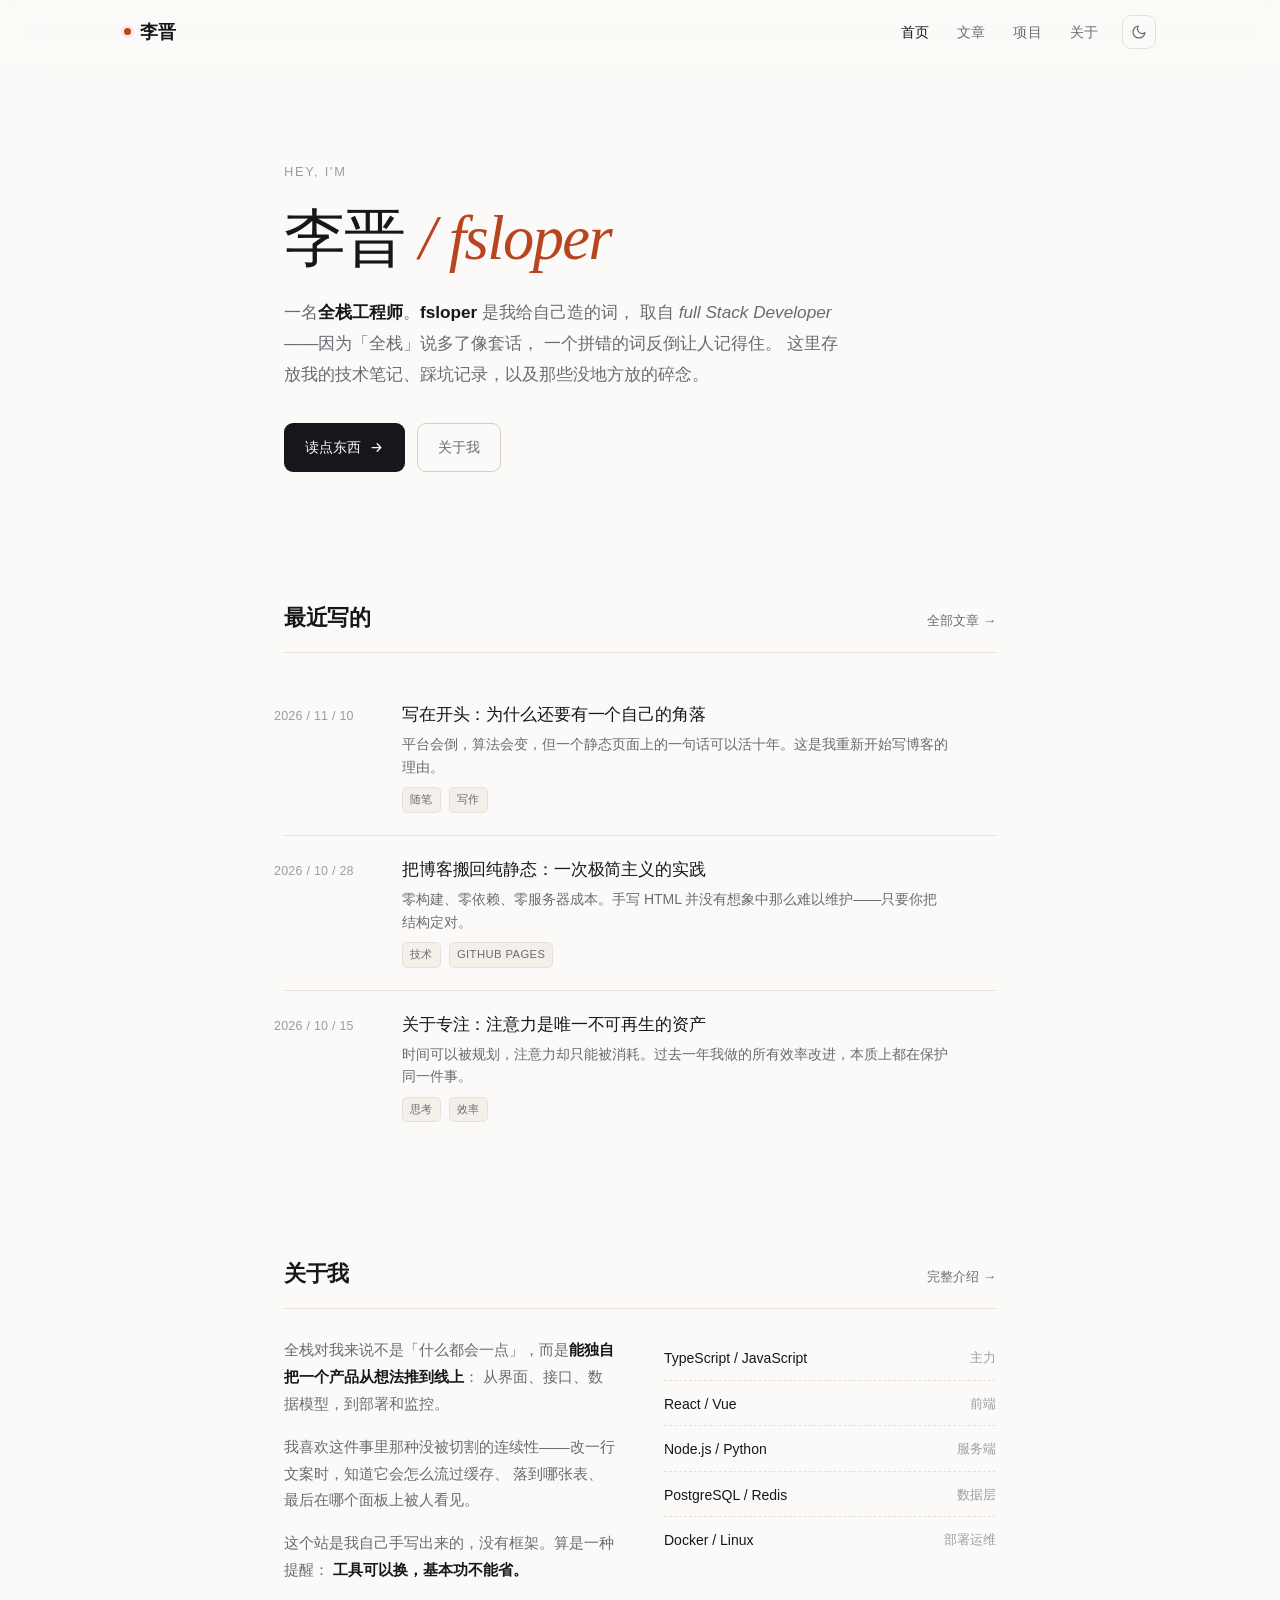
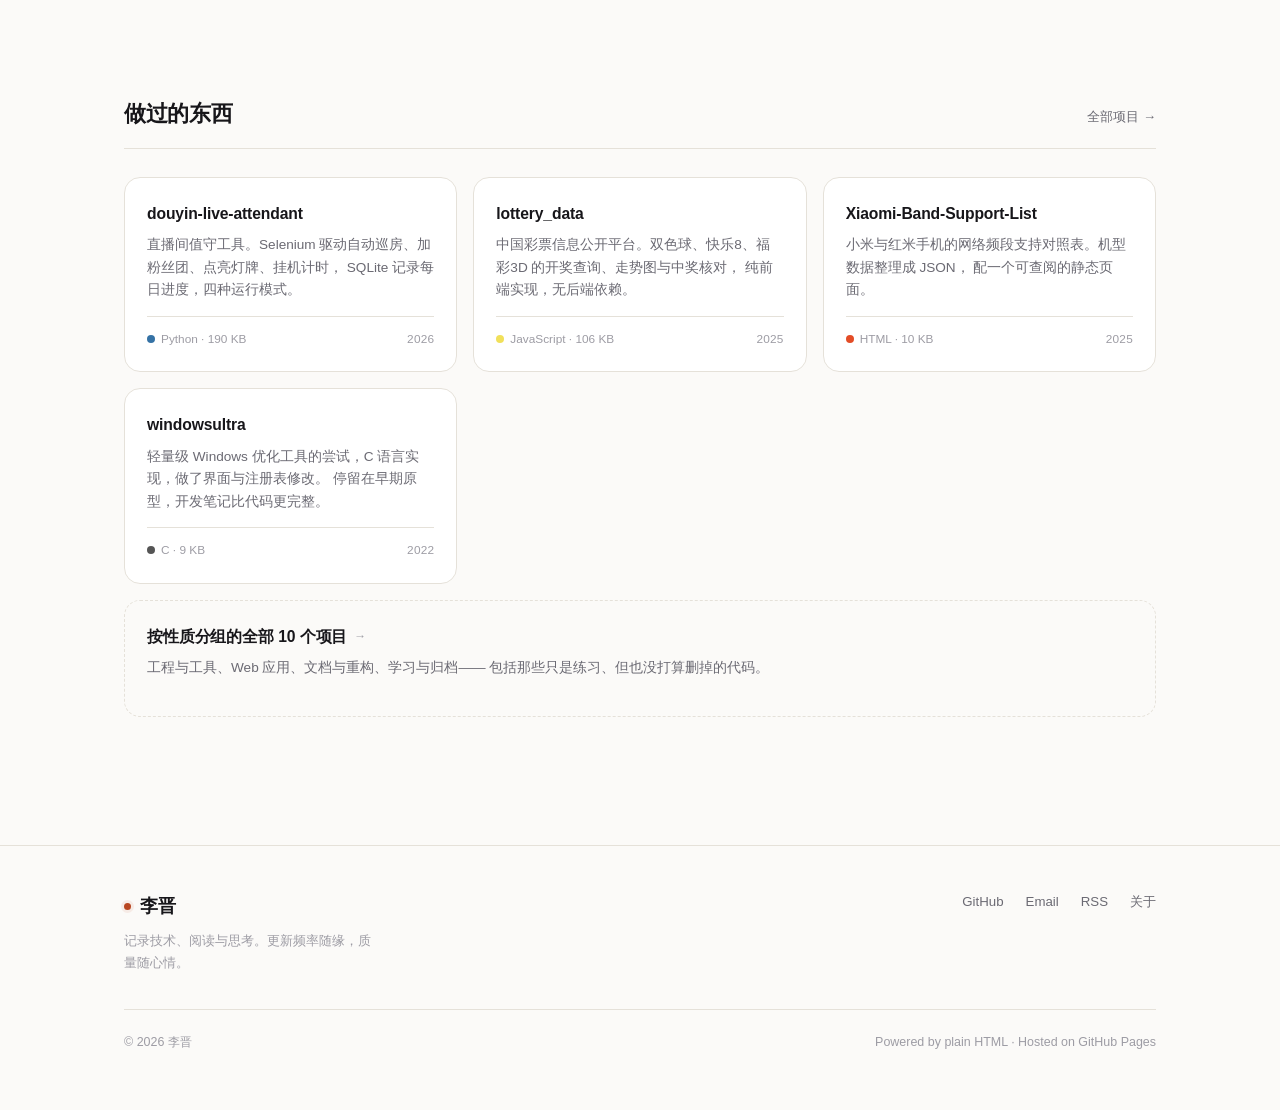
<file: index.html>
<!DOCTYPE html>
<html lang="zh-CN" data-theme="light">
<head>
<meta charset="UTF-8">
<meta name="viewport" content="width=device-width, initial-scale=1.0">
<title>李晋 · 个人主页与博客</title>
<meta name="description" content="李晋 的个人主页与博客 — 记录技术、阅读与思考。">
<meta name="author" content="李晋">

<!-- Open Graph -->
<meta property="og:type" content="website">
<meta property="og:title" content="李晋 · 个人主页与博客">
<meta property="og:description" content="记录技术、阅读与思考。">
<meta name="twitter:card" content="summary_large_image">

<link rel="icon" href="data:image/svg+xml,<svg xmlns='http://www.w3.org/2000/svg' viewBox='0 0 100 100'><text y='.9em' font-size='90'>✳</text></svg>">
<link rel="stylesheet" href="assets/css/style.css">

<!-- 防闪烁：在样式绘制前确定主题 -->
<script>
(function () {
  try {
    var t = localStorage.getItem('blog-theme');
    if (!t) {
      t = window.matchMedia && window.matchMedia('(prefers-color-scheme: dark)').matches
        ? 'dark' : 'light';
    }
    document.documentElement.setAttribute('data-theme', t);
  } catch (e) {}
})();
</script>
</head>
<body>

<!-- ========== 导航 ========== -->
<header class="site-header">
  <nav class="nav">
    <a href="index.html" class="nav__brand">
      <span class="nav__dot"></span>
      李晋
    </a>
    <div class="nav__links">
      <a href="index.html" class="nav__link is-active">首页</a>
      <a href="index.html#posts" class="nav__link">文章</a>
      <a href="projects.html" class="nav__link">项目</a>
      <a href="about.html" class="nav__link">关于</a>
      <button class="theme-toggle" type="button" aria-label="切换主题">
        <svg class="icon-moon" viewBox="0 0 24 24" fill="none" stroke="currentColor" stroke-width="1.8" stroke-linecap="round" stroke-linejoin="round">
          <path d="M21 12.79A9 9 0 1 1 11.21 3 7 7 0 0 0 21 12.79z"/>
        </svg>
        <svg class="icon-sun" viewBox="0 0 24 24" fill="none" stroke="currentColor" stroke-width="1.8" stroke-linecap="round" stroke-linejoin="round">
          <circle cx="12" cy="12" r="4.5"/>
          <path d="M12 2v2M12 20v2M4.9 4.9l1.4 1.4M17.7 17.7l1.4 1.4M2 12h2M20 12h2M4.9 19.1l1.4-1.4M17.7 6.3l1.4-1.4"/>
        </svg>
      </button>
    </div>
  </nav>
</header>

<main>
  <!-- ========== Hero ========== -->
  <section class="hero">
    <div class="wrap">
      <p class="hero__eyebrow">Hey, I'm</p>
      <h1 class="hero__title">李晋 <em>/ fsloper</em></h1>
      <p class="hero__lede">
        一名<strong>全栈工程师</strong>。<strong>fsloper</strong> 是我给自己造的词，
        取自 <em>full Stack Developer</em>——因为「全栈」说多了像套话，
        一个拼错的词反倒让人记得住。
        这里存放我的技术笔记、踩坑记录，以及那些没地方放的碎念。
      </p>
      <div class="hero__actions">
        <a href="#posts" class="btn btn--primary">
          读点东西
          <svg viewBox="0 0 24 24" fill="none" stroke="currentColor" stroke-width="2" stroke-linecap="round" stroke-linejoin="round">
            <path d="M5 12h14M13 6l6 6-6 6"/>
          </svg>
        </a>
        <a href="about.html" class="btn btn--ghost">关于我</a>
      </div>
    </div>
  </section>

  <!-- ========== 文章列表 ========== -->
  <section class="section" id="posts">
    <div class="wrap">
      <div class="section__head reveal">
        <h2 class="section__title">最近写的</h2>
        <a href="posts/2026-11-10-hello.html" class="section__more">全部文章 →</a>
      </div>

      <ul class="post-list">
        <li class="post-item reveal">
          <a href="posts/2026-11-10-hello.html" class="post-link">
            <span class="post-link__date">2026 / 11 / 10</span>
            <div>
              <h3 class="post-link__title">写在开头：为什么还要有一个自己的角落</h3>
              <p class="post-link__excerpt">
                平台会倒，算法会变，但一个静态页面上的一句话可以活十年。这是我重新开始写博客的理由。
              </p>
              <div class="post-link__meta">
                <span class="tag">随笔</span>
                <span class="tag">写作</span>
              </div>
            </div>
            <span class="post-link__arrow">→</span>
          </a>
        </li>

        <li class="post-item reveal">
          <a href="posts/2026-10-28-static-site.html" class="post-link">
            <span class="post-link__date">2026 / 10 / 28</span>
            <div>
              <h3 class="post-link__title">把博客搬回纯静态：一次极简主义的实践</h3>
              <p class="post-link__excerpt">
                零构建、零依赖、零服务器成本。手写 HTML 并没有想象中那么难以维护——只要你把结构定对。
              </p>
              <div class="post-link__meta">
                <span class="tag">技术</span>
                <span class="tag">GitHub Pages</span>
              </div>
            </div>
            <span class="post-link__arrow">→</span>
          </a>
        </li>

        <li class="post-item reveal">
          <a href="posts/2026-10-15-focus.html" class="post-link">
            <span class="post-link__date">2026 / 10 / 15</span>
            <div>
              <h3 class="post-link__title">关于专注：注意力是唯一不可再生的资产</h3>
              <p class="post-link__excerpt">
                时间可以被规划，注意力却只能被消耗。过去一年我做的所有效率改进，本质上都在保护同一件事。
              </p>
              <div class="post-link__meta">
                <span class="tag">思考</span>
                <span class="tag">效率</span>
              </div>
            </div>
            <span class="post-link__arrow">→</span>
          </a>
        </li>
      </ul>
    </div>
  </section>

  <!-- ========== 关于 ========== -->
  <section class="section" id="about">
    <div class="wrap">
      <div class="section__head reveal">
        <h2 class="section__title">关于我</h2>
        <a href="about.html" class="section__more">完整介绍 →</a>
      </div>

      <div class="about-grid">
        <div class="about-text reveal">
          <p>
            全栈对我来说不是「什么都会一点」，而是<strong>能独自把一个产品从想法推到线上</strong>：
            从界面、接口、数据模型，到部署和监控。
          </p>
          <p>
            我喜欢这件事里那种没被切割的连续性——改一行文案时，知道它会怎么流过缓存、
            落到哪张表、最后在哪个面板上被人看见。
          </p>
          <p>
            这个站是我自己手写出来的，没有框架。算是一种提醒：
            <strong>工具可以换，基本功不能省。</strong>
          </p>
        </div>

        <ul class="skill-list reveal">
          <li><span>TypeScript / JavaScript</span><span>主力</span></li>
          <li><span>React / Vue</span><span>前端</span></li>
          <li><span>Node.js / Python</span><span>服务端</span></li>
          <li><span>PostgreSQL / Redis</span><span>数据层</span></li>
          <li><span>Docker / Linux</span><span>部署运维</span></li>
        </ul>
      </div>
    </div>
  </section>

  <!-- ========== 项目 ========== -->
  <section class="section" id="projects">
    <div class="wrap wrap--wide">
      <div class="section__head reveal">
        <h2 class="section__title">做过的东西</h2>
        <a href="projects.html" class="section__more">全部项目 →</a>
      </div>

      <div class="card-grid">
        <a class="card reveal" href="projects.html">
          <h3 class="card__title">douyin-live-attendant</h3>
          <p class="card__desc">
            直播间值守工具。Selenium 驱动自动巡房、加粉丝团、点亮灯牌、挂机计时，
            SQLite 记录每日进度，四种运行模式。
          </p>
          <div class="card__foot">
            <span class="card__foot-left"><i class="lang-dot" style="background:#3572A5"></i>Python · 190 KB</span>
            <span class="card__year">2026</span>
          </div>
        </a>

        <a class="card reveal" href="projects.html">
          <h3 class="card__title">lottery_data</h3>
          <p class="card__desc">
            中国彩票信息公开平台。双色球、快乐8、福彩3D 的开奖查询、走势图与中奖核对，
            纯前端实现，无后端依赖。
          </p>
          <div class="card__foot">
            <span class="card__foot-left"><i class="lang-dot" style="background:#f1e05a"></i>JavaScript · 106 KB</span>
            <span class="card__year">2025</span>
          </div>
        </a>

        <a class="card reveal" href="projects.html">
          <h3 class="card__title">Xiaomi-Band-Support-List</h3>
          <p class="card__desc">
            小米与红米手机的网络频段支持对照表。机型数据整理成 JSON，
            配一个可查阅的静态页面。
          </p>
          <div class="card__foot">
            <span class="card__foot-left"><i class="lang-dot" style="background:#e34c26"></i>HTML · 10 KB</span>
            <span class="card__year">2025</span>
          </div>
        </a>

        <a class="card reveal" href="projects.html">
          <h3 class="card__title">windowsultra</h3>
          <p class="card__desc">
            轻量级 Windows 优化工具的尝试，C 语言实现，做了界面与注册表修改。
            停留在早期原型，开发笔记比代码更完整。
          </p>
          <div class="card__foot">
            <span class="card__foot-left"><i class="lang-dot" style="background:#555"></i>C · 9 KB</span>
            <span class="card__year">2022</span>
          </div>
        </a>

        <a class="card card--wide reveal" href="projects.html">
          <h3 class="card__title">按性质分组的全部 10 个项目 <span class="card__star">→</span></h3>
          <p class="card__desc">
            工程与工具、Web 应用、文档与重构、学习与归档——
            包括那些只是练习、但也没打算删掉的代码。
          </p>
        </a>
      </div>
    </div>
  </section>
</main>

<!-- ========== 页脚 ========== -->
<footer class="site-footer">
  <div class="wrap wrap--wide">
    <div class="footer-inner">
      <div class="footer-brand">
        <a href="index.html" class="nav__brand">
          <span class="nav__dot"></span>
          李晋
        </a>
        <p>记录技术、阅读与思考。更新频率随缘，质量随心情。</p>
      </div>
      <div class="footer-links">
        <a href="https://github.com/fsloper-lijin" target="_blank" rel="noopener">GitHub</a>
        <a href="mailto:2310984793@qq.com">Email</a>
        <a href="feed.xml" type="application/rss+xml">RSS</a>
        <a href="about.html">关于</a>
      </div>
    </div>
    <div class="footer-bottom">
      <span>© <span data-year>2026</span> 李晋</span>
      <span>Powered by plain HTML · Hosted on GitHub Pages</span>
    </div>
  </div>
</footer>

<script src="assets/js/main.js"></script>
</body>
</html>
</file>
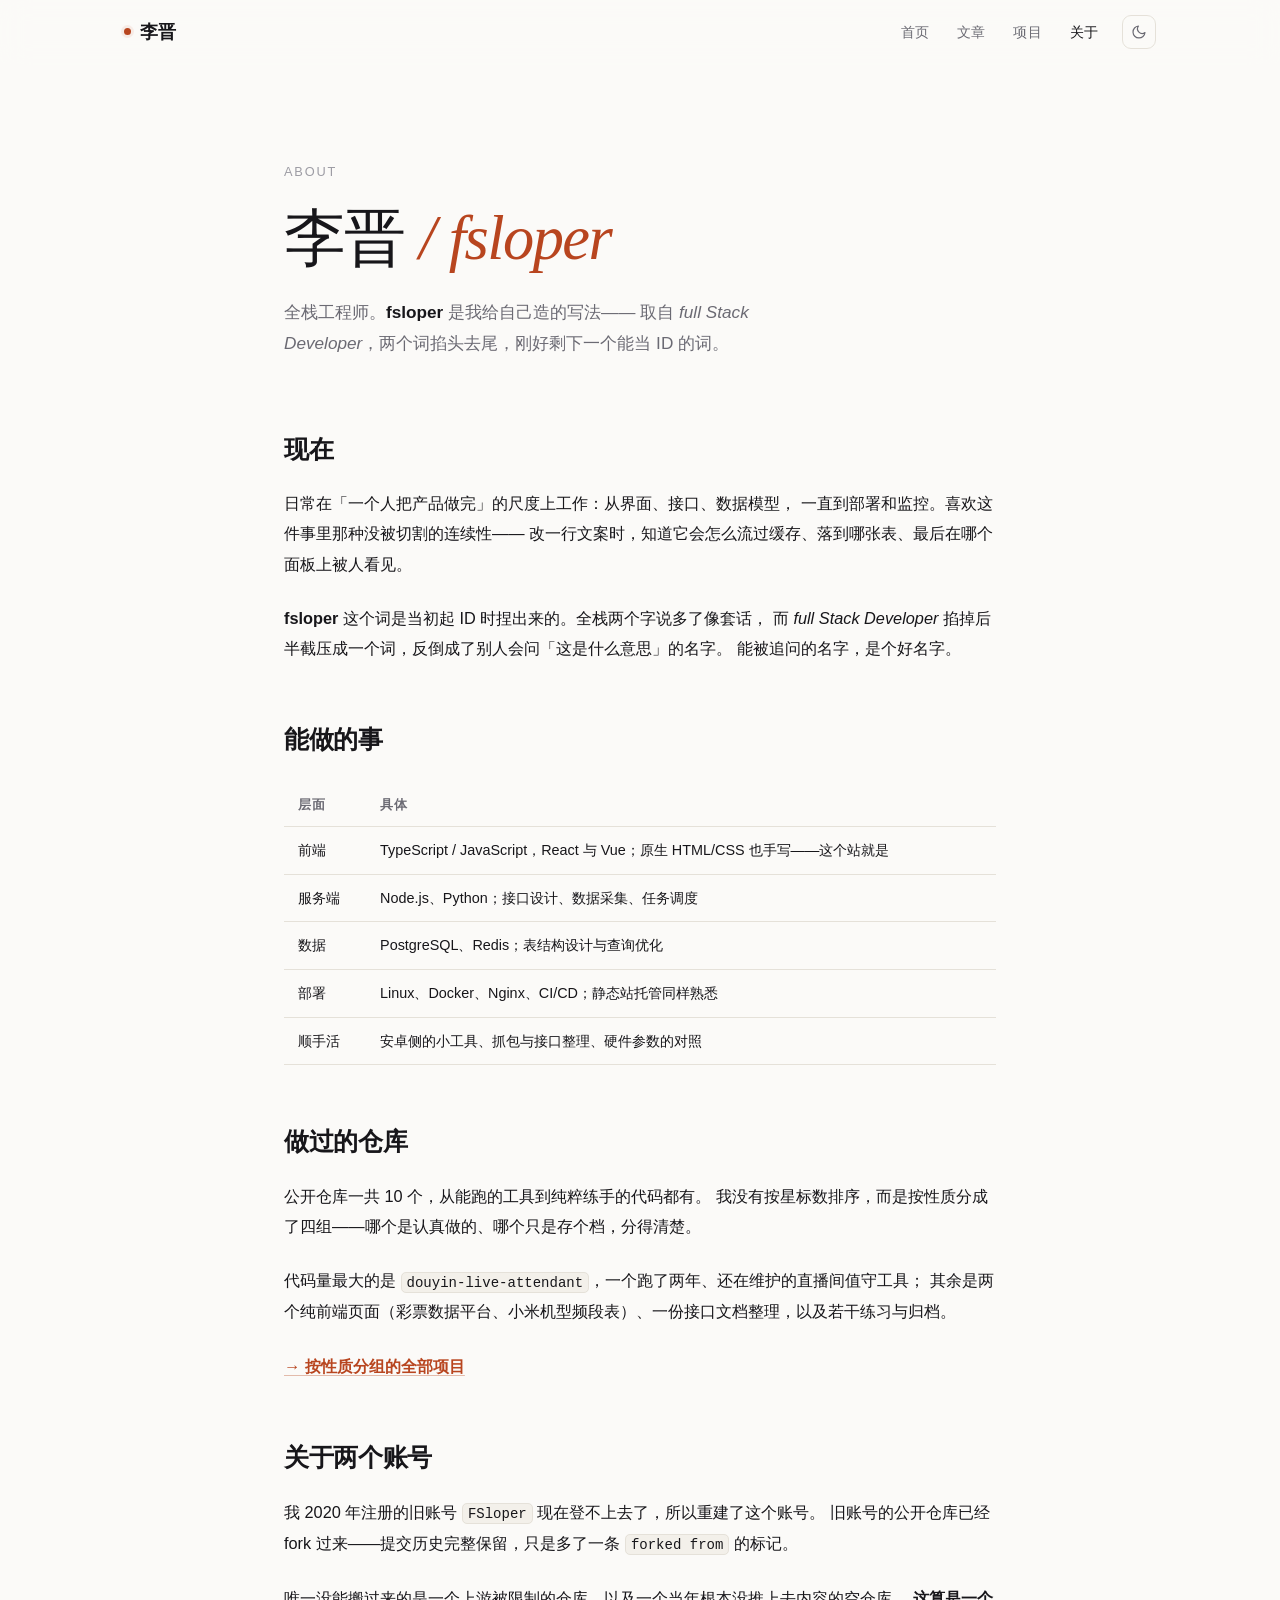
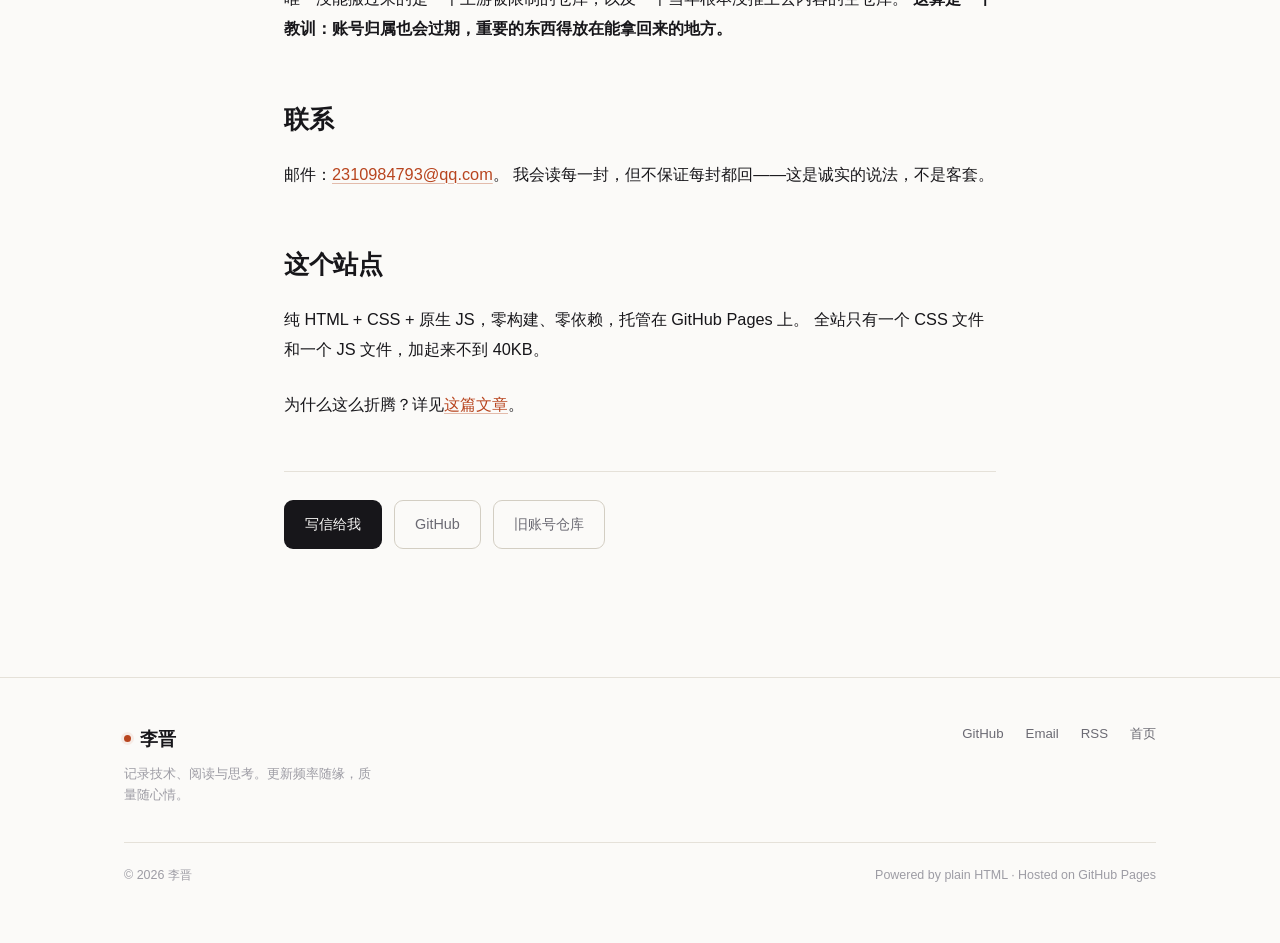
<file: about.html>
<!DOCTYPE html>
<html lang="zh-CN" data-theme="light">
<head>
<meta charset="UTF-8">
<meta name="viewport" content="width=device-width, initial-scale=1.0">
<title>关于 · 李晋</title>
<meta name="description" content="李晋（fsloper），全栈工程师。fsloper 取自 full Stack Developer。">
<meta name="author" content="李晋">
<link rel="icon" href="data:image/svg+xml,<svg xmlns='http://www.w3.org/2000/svg' viewBox='0 0 100 100'><text y='.9em' font-size='90'>✳</text></svg>">
<link rel="stylesheet" href="assets/css/style.css">
<script>
(function () {
  try {
    var t = localStorage.getItem('blog-theme');
    if (!t) t = window.matchMedia && window.matchMedia('(prefers-color-scheme: dark)').matches ? 'dark' : 'light';
    document.documentElement.setAttribute('data-theme', t);
  } catch (e) {}
})();
</script>
</head>
<body>

<header class="site-header">
  <nav class="nav">
    <a href="index.html" class="nav__brand">
      <span class="nav__dot"></span>
      李晋
    </a>
    <div class="nav__links">
      <a href="index.html" class="nav__link">首页</a>
      <a href="index.html#posts" class="nav__link">文章</a>
      <a href="projects.html" class="nav__link">项目</a>
      <a href="about.html" class="nav__link is-active">关于</a>
      <button class="theme-toggle" type="button" aria-label="切换主题">
        <svg class="icon-moon" viewBox="0 0 24 24" fill="none" stroke="currentColor" stroke-width="1.8" stroke-linecap="round" stroke-linejoin="round">
          <path d="M21 12.79A9 9 0 1 1 11.21 3 7 7 0 0 0 21 12.79z"/>
        </svg>
        <svg class="icon-sun" viewBox="0 0 24 24" fill="none" stroke="currentColor" stroke-width="1.8" stroke-linecap="round" stroke-linejoin="round">
          <circle cx="12" cy="12" r="4.5"/>
          <path d="M12 2v2M12 20v2M4.9 4.9l1.4 1.4M17.7 17.7l1.4 1.4M2 12h2M20 12h2M4.9 19.1l1.4-1.4M17.7 6.3l1.4-1.4"/>
        </svg>
      </button>
    </div>
  </nav>
</header>

<main>
  <section class="hero" style="padding-bottom:40px;">
    <div class="wrap">
      <p class="hero__eyebrow">About</p>
      <h1 class="hero__title">李晋 <em>/ fsloper</em></h1>
      <p class="hero__lede">
        全栈工程师。<strong>fsloper</strong> 是我给自己造的写法——
        取自 <em>full Stack Developer</em>，两个词掐头去尾，刚好剩下一个能当 ID 的词。
      </p>
    </div>
  </section>

  <section class="section" style="padding-top:0;">
    <div class="wrap">
      <div class="prose">
        <h2>现在</h2>
        <p>
          日常在「一个人把产品做完」的尺度上工作：从界面、接口、数据模型，
          一直到部署和监控。喜欢这件事里那种没被切割的连续性——
          改一行文案时，知道它会怎么流过缓存、落到哪张表、最后在哪个面板上被人看见。
        </p>
        <p>
          <strong>fsloper</strong> 这个词是当初起 ID 时捏出来的。全栈两个字说多了像套话，
          而 <em>full Stack Developer</em> 掐掉后半截压成一个词，反倒成了别人会问「这是什么意思」的名字。
          能被追问的名字，是个好名字。
        </p>

        <h2>能做的事</h2>

        <table>
          <thead>
            <tr><th>层面</th><th>具体</th></tr>
          </thead>
          <tbody>
            <tr>
              <td>前端</td>
              <td>TypeScript / JavaScript，React 与 Vue；原生 HTML/CSS 也手写——这个站就是</td>
            </tr>
            <tr>
              <td>服务端</td>
              <td>Node.js、Python；接口设计、数据采集、任务调度</td>
            </tr>
            <tr>
              <td>数据</td>
              <td>PostgreSQL、Redis；表结构设计与查询优化</td>
            </tr>
            <tr>
              <td>部署</td>
              <td>Linux、Docker、Nginx、CI/CD；静态站托管同样熟悉</td>
            </tr>
            <tr>
              <td>顺手活</td>
              <td>安卓侧的小工具、抓包与接口整理、硬件参数的对照</td>
            </tr>
          </tbody>
        </table>

        <h2>做过的仓库</h2>

        <p>
          公开仓库一共 10 个，从能跑的工具到纯粹练手的代码都有。
          我没有按星标数排序，而是按性质分成了四组——哪个是认真做的、哪个只是存个档，分得清楚。
        </p>

        <p>
          代码量最大的是 <code>douyin-live-attendant</code>，一个跑了两年、还在维护的直播间值守工具；
          其余是两个纯前端页面（彩票数据平台、小米机型频段表）、一份接口文档整理，以及若干练习与归档。
        </p>

        <p>
          <a href="projects.html"><strong>→ 按性质分组的全部项目</strong></a>
        </p>

        <h2>关于两个账号</h2>

        <p>
          我 2020 年注册的旧账号 <code>FSloper</code> 现在登不上去了，所以重建了这个账号。
          旧账号的公开仓库已经 fork 过来——提交历史完整保留，只是多了一条
          <code>forked from</code> 的标记。
        </p>

        <p>
          唯一没能搬过来的是一个上游被限制的仓库，以及一个当年根本没推上去内容的空仓库。
          <strong>这算是一个教训：账号归属也会过期，重要的东西得放在能拿回来的地方。</strong>
        </p>

        <h2>联系</h2>

        <p>
          邮件：<a href="mailto:2310984793@qq.com">2310984793@qq.com</a>。
          我会读每一封，但不保证每封都回——这是诚实的说法，不是客套。
        </p>

        <h2>这个站点</h2>

        <p>
          纯 HTML + CSS + 原生 JS，零构建、零依赖，托管在 GitHub Pages 上。
          全站只有一个 CSS 文件和一个 JS 文件，加起来不到 40KB。
        </p>
        <p>
          为什么这么折腾？详见<a href="posts/2026-10-28-static-site.html">这篇文章</a>。
        </p>
      </div>

      <div style="margin-top:52px;padding-top:28px;border-top:1px solid var(--border);display:flex;gap:12px;flex-wrap:wrap;">
        <a href="mailto:2310984793@qq.com" class="btn btn--primary">写信给我</a>
        <a href="https://github.com/fsloper-lijin" target="_blank" rel="noopener" class="btn btn--ghost">GitHub</a>
        <a href="https://github.com/fsloper-lijin?tab=repositories" target="_blank" rel="noopener" class="btn btn--ghost">旧账号仓库</a>
      </div>
    </div>
  </section>
</main>

<footer class="site-footer">
  <div class="wrap wrap--wide">
    <div class="footer-inner">
      <div class="footer-brand">
        <a href="index.html" class="nav__brand">
          <span class="nav__dot"></span>
          李晋
        </a>
        <p>记录技术、阅读与思考。更新频率随缘，质量随心情。</p>
      </div>
      <div class="footer-links">
        <a href="https://github.com/fsloper-lijin" target="_blank" rel="noopener">GitHub</a>
        <a href="mailto:2310984793@qq.com">Email</a>
        <a href="feed.xml" type="application/rss+xml">RSS</a>
        <a href="index.html">首页</a>
      </div>
    </div>
    <div class="footer-bottom">
      <span>© <span data-year>2026</span> 李晋</span>
      <span>Powered by plain HTML · Hosted on GitHub Pages</span>
    </div>
  </div>
</footer>

<script src="assets/js/main.js"></script>
</body>
</html>
</file>
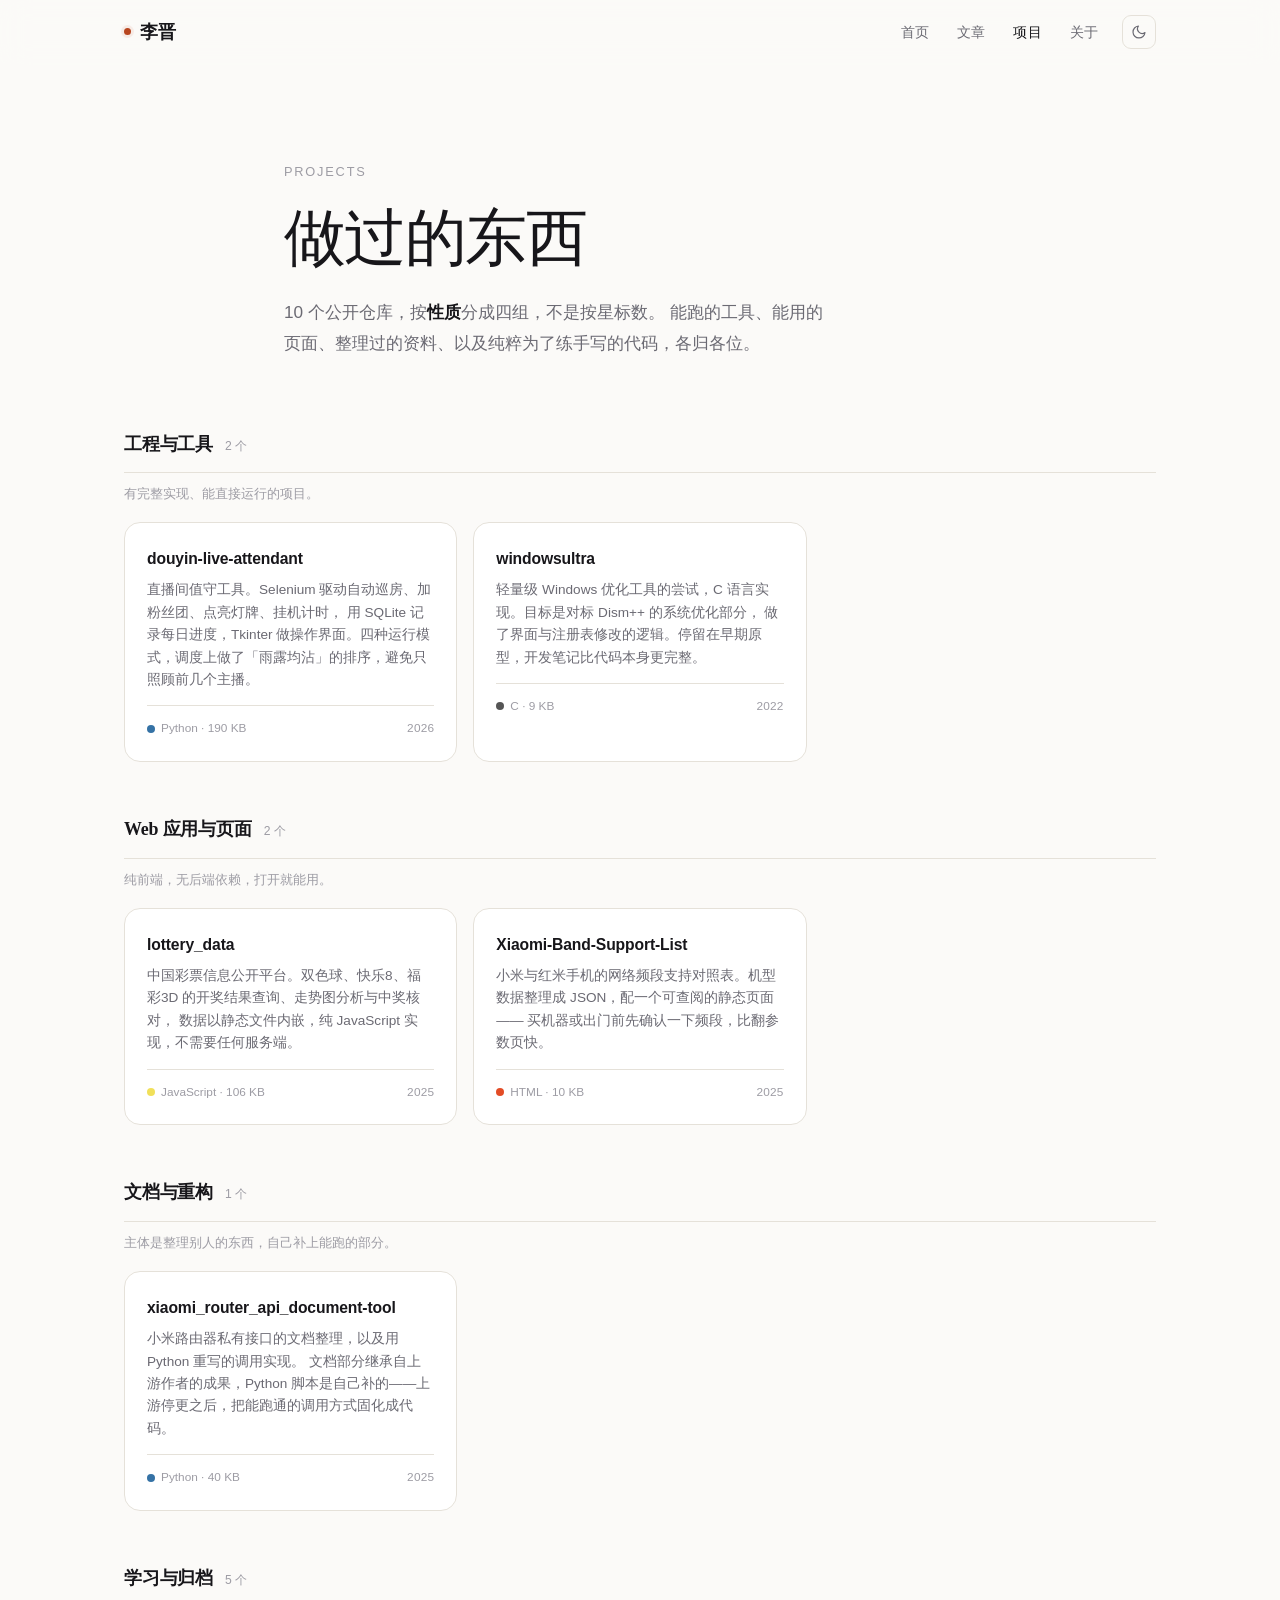
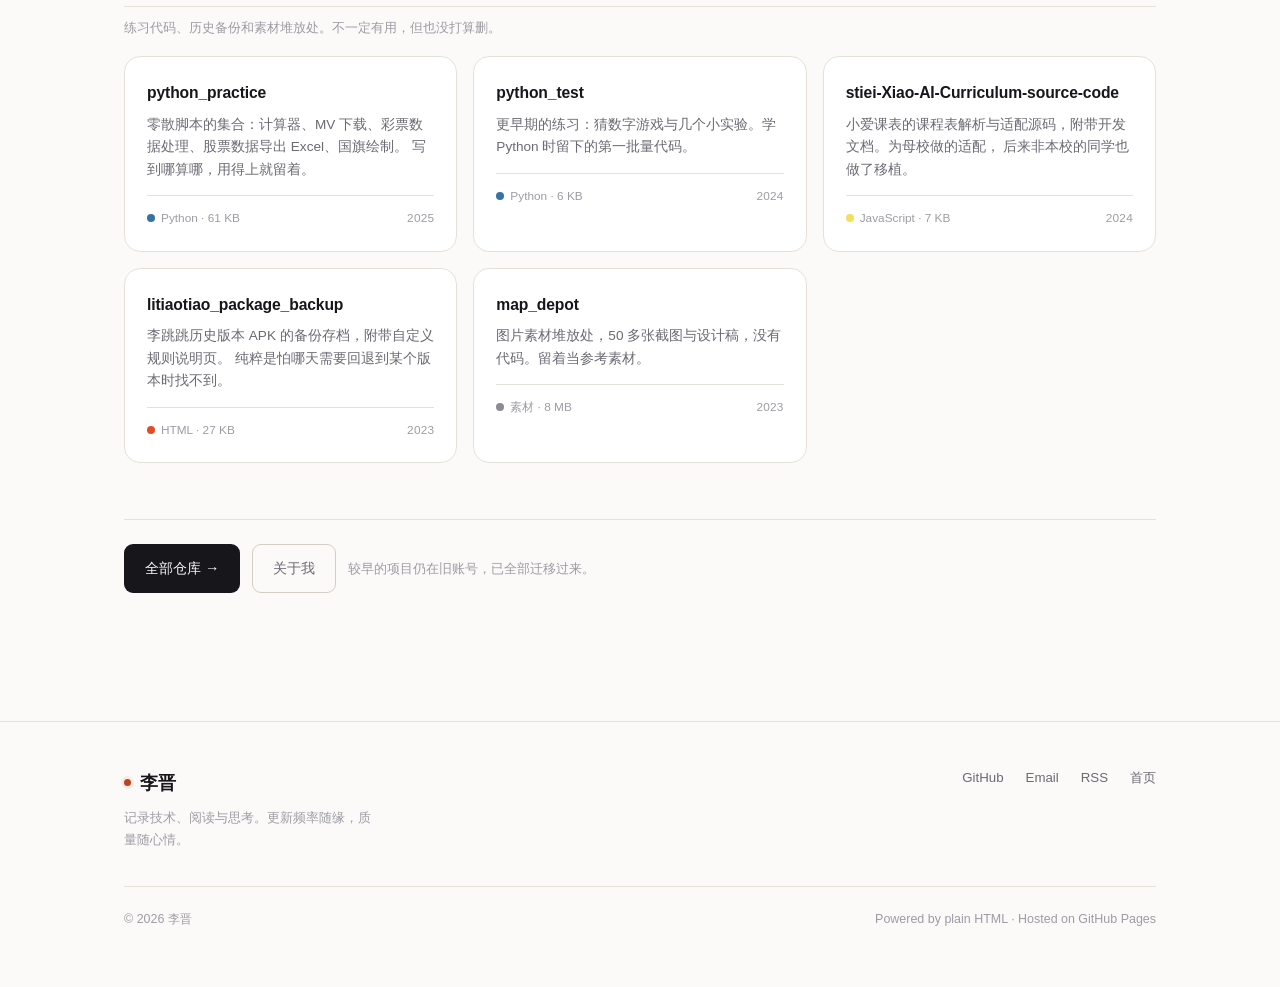
<file: projects.html>
<!DOCTYPE html>
<html lang="zh-CN" data-theme="light">
<head>
<meta charset="UTF-8">
<meta name="viewport" content="width=device-width, initial-scale=1.0">
<title>项目 · 李晋</title>
<meta name="description" content="李晋的公开仓库：直播间值守工具、彩票数据平台、小米设备资料整理、系统工具与学习归档。">
<meta name="author" content="李晋">
<meta property="og:type" content="website">
<meta property="og:title" content="项目 · 李晋">
<meta property="og:description" content="10 个公开仓库，按性质分成四组。">
<link rel="icon" href="data:image/svg+xml,<svg xmlns='http://www.w3.org/2000/svg' viewBox='0 0 100 100'><text y='.9em' font-size='90'>✳</text></svg>">
<link rel="stylesheet" href="assets/css/style.css">
<script>
(function () {
  try {
    var t = localStorage.getItem('blog-theme');
    if (!t) t = window.matchMedia && window.matchMedia('(prefers-color-scheme: dark)').matches ? 'dark' : 'light';
    document.documentElement.setAttribute('data-theme', t);
  } catch (e) {}
})();
</script>
</head>
<body>

<header class="site-header">
  <nav class="nav">
    <a href="index.html" class="nav__brand">
      <span class="nav__dot"></span>
      李晋
    </a>
    <div class="nav__links">
      <a href="index.html" class="nav__link">首页</a>
      <a href="index.html#posts" class="nav__link">文章</a>
      <a href="projects.html" class="nav__link is-active">项目</a>
      <a href="about.html" class="nav__link">关于</a>
      <button class="theme-toggle" type="button" aria-label="切换主题">
        <svg class="icon-moon" viewBox="0 0 24 24" fill="none" stroke="currentColor" stroke-width="1.8" stroke-linecap="round" stroke-linejoin="round">
          <path d="M21 12.79A9 9 0 1 1 11.21 3 7 7 0 0 0 21 12.79z"/>
        </svg>
        <svg class="icon-sun" viewBox="0 0 24 24" fill="none" stroke="currentColor" stroke-width="1.8" stroke-linecap="round" stroke-linejoin="round">
          <circle cx="12" cy="12" r="4.5"/>
          <path d="M12 2v2M12 20v2M4.9 4.9l1.4 1.4M17.7 17.7l1.4 1.4M2 12h2M20 12h2M4.9 19.1l1.4-1.4M17.7 6.3l1.4-1.4"/>
        </svg>
      </button>
    </div>
  </nav>
</header>

<main>
  <section class="hero" style="padding-bottom:36px;">
    <div class="wrap">
      <p class="hero__eyebrow">Projects</p>
      <h1 class="hero__title">做过的东西</h1>
      <p class="hero__lede">
        10 个公开仓库，按<strong>性质</strong>分成四组，不是按星标数。
        能跑的工具、能用的页面、整理过的资料、以及纯粹为了练手写的代码，各归各位。
      </p>
    </div>
  </section>

  <section class="section" style="padding-top:0;">
    <div class="wrap wrap--wide">

      <!-- 组一：工程与工具 -->
      <div class="proj-group reveal">
        <div class="proj-group__head">
          <h2 class="proj-group__title">工程与工具</h2>
          <span class="proj-group__count">2 个</span>
        </div>
        <p class="proj-group__note">有完整实现、能直接运行的项目。</p>

        <div class="card-grid">
          <a class="card reveal" href="https://github.com/fsloper-lijin/douyin-live-attendant" target="_blank" rel="noopener">
            <h3 class="card__title">douyin-live-attendant</h3>
            <p class="card__desc">
              直播间值守工具。Selenium 驱动自动巡房、加粉丝团、点亮灯牌、挂机计时，
              用 SQLite 记录每日进度，Tkinter 做操作界面。四种运行模式，调度上做了「雨露均沾」的排序，避免只照顾前几个主播。
            </p>
            <div class="card__foot">
              <span class="card__foot-left"><i class="lang-dot" style="background:#3572A5"></i>Python · 190 KB</span>
              <span class="card__year">2026</span>
            </div>
          </a>

          <a class="card reveal" href="https://github.com/fsloper-lijin/windowsultra" target="_blank" rel="noopener">
            <h3 class="card__title">windowsultra</h3>
            <p class="card__desc">
              轻量级 Windows 优化工具的尝试，C 语言实现。目标是对标 Dism++ 的系统优化部分，
              做了界面与注册表修改的逻辑。停留在早期原型，开发笔记比代码本身更完整。
            </p>
            <div class="card__foot">
              <span class="card__foot-left"><i class="lang-dot" style="background:#555"></i>C · 9 KB</span>
              <span class="card__year">2022</span>
            </div>
          </a>
        </div>
      </div>

      <!-- 组二：Web 应用 -->
      <div class="proj-group reveal">
        <div class="proj-group__head">
          <h2 class="proj-group__title">Web 应用与页面</h2>
          <span class="proj-group__count">2 个</span>
        </div>
        <p class="proj-group__note">纯前端，无后端依赖，打开就能用。</p>

        <div class="card-grid">
          <a class="card reveal" href="https://github.com/fsloper-lijin/lottery_data" target="_blank" rel="noopener">
            <h3 class="card__title">lottery_data</h3>
            <p class="card__desc">
              中国彩票信息公开平台。双色球、快乐8、福彩3D 的开奖结果查询、走势图分析与中奖核对，
              数据以静态文件内嵌，纯 JavaScript 实现，不需要任何服务端。
            </p>
            <div class="card__foot">
              <span class="card__foot-left"><i class="lang-dot" style="background:#f1e05a"></i>JavaScript · 106 KB</span>
              <span class="card__year">2025</span>
            </div>
          </a>

          <a class="card reveal" href="https://github.com/fsloper-lijin/Xiaomi-Band-Support-List" target="_blank" rel="noopener">
            <h3 class="card__title">Xiaomi-Band-Support-List</h3>
            <p class="card__desc">
              小米与红米手机的网络频段支持对照表。机型数据整理成 JSON，配一个可查阅的静态页面——
              买机器或出门前先确认一下频段，比翻参数页快。
            </p>
            <div class="card__foot">
              <span class="card__foot-left"><i class="lang-dot" style="background:#e34c26"></i>HTML · 10 KB</span>
              <span class="card__year">2025</span>
            </div>
          </a>
        </div>
      </div>

      <!-- 组三：文档与重构 -->
      <div class="proj-group reveal">
        <div class="proj-group__head">
          <h2 class="proj-group__title">文档与重构</h2>
          <span class="proj-group__count">1 个</span>
        </div>
        <p class="proj-group__note">主体是整理别人的东西，自己补上能跑的部分。</p>

        <div class="card-grid">
          <a class="card reveal" href="https://github.com/fsloper-lijin/xiaomi_router_api_document-tool" target="_blank" rel="noopener">
            <h3 class="card__title">xiaomi_router_api_document-tool</h3>
            <p class="card__desc">
              小米路由器私有接口的文档整理，以及用 Python 重写的调用实现。
              文档部分继承自上游作者的成果，Python 脚本是自己补的——上游停更之后，把能跑通的调用方式固化成代码。
            </p>
            <div class="card__foot">
              <span class="card__foot-left"><i class="lang-dot" style="background:#3572A5"></i>Python · 40 KB</span>
              <span class="card__year">2025</span>
            </div>
          </a>
        </div>
      </div>

      <!-- 组四：学习与归档 -->
      <div class="proj-group reveal">
        <div class="proj-group__head">
          <h2 class="proj-group__title">学习与归档</h2>
          <span class="proj-group__count">5 个</span>
        </div>
        <p class="proj-group__note">练习代码、历史备份和素材堆放处。不一定有用，但也没打算删。</p>

        <div class="card-grid">
          <a class="card reveal" href="https://github.com/fsloper-lijin/python_practice" target="_blank" rel="noopener">
            <h3 class="card__title">python_practice</h3>
            <p class="card__desc">
              零散脚本的集合：计算器、MV 下载、彩票数据处理、股票数据导出 Excel、国旗绘制。
              写到哪算哪，用得上就留着。
            </p>
            <div class="card__foot">
              <span class="card__foot-left"><i class="lang-dot" style="background:#3572A5"></i>Python · 61 KB</span>
              <span class="card__year">2025</span>
            </div>
          </a>

          <a class="card reveal" href="https://github.com/fsloper-lijin/python_test" target="_blank" rel="noopener">
            <h3 class="card__title">python_test</h3>
            <p class="card__desc">
              更早期的练习：猜数字游戏与几个小实验。学 Python 时留下的第一批量代码。
            </p>
            <div class="card__foot">
              <span class="card__foot-left"><i class="lang-dot" style="background:#3572A5"></i>Python · 6 KB</span>
              <span class="card__year">2024</span>
            </div>
          </a>

          <a class="card reveal" href="https://github.com/fsloper-lijin/stiei-Xiao-AI-Curriculum-source-code" target="_blank" rel="noopener">
            <h3 class="card__title">stiei-Xiao-AI-Curriculum-source-code</h3>
            <p class="card__desc">
              小爱课表的课程表解析与适配源码，附带开发文档。为母校做的适配，
              后来非本校的同学也做了移植。
            </p>
            <div class="card__foot">
              <span class="card__foot-left"><i class="lang-dot" style="background:#f1e05a"></i>JavaScript · 7 KB</span>
              <span class="card__year">2024</span>
            </div>
          </a>

          <a class="card card--archived reveal" href="https://github.com/fsloper-lijin/litiaotiao_package_backup" target="_blank" rel="noopener">
            <h3 class="card__title">litiaotiao_package_backup</h3>
            <p class="card__desc">
              李跳跳历史版本 APK 的备份存档，附带自定义规则说明页。
              纯粹是怕哪天需要回退到某个版本时找不到。
            </p>
            <div class="card__foot">
              <span class="card__foot-left"><i class="lang-dot" style="background:#e34c26"></i>HTML · 27 KB</span>
              <span class="card__year">2023</span>
            </div>
          </a>

          <a class="card card--archived reveal" href="https://github.com/fsloper-lijin/map_depot" target="_blank" rel="noopener">
            <h3 class="card__title">map_depot</h3>
            <p class="card__desc">
              图片素材堆放处，50 多张截图与设计稿，没有代码。留着当参考素材。
            </p>
            <div class="card__foot">
              <span class="card__foot-left"><i class="lang-dot" style="background:#8b8b93"></i>素材 · 8 MB</span>
              <span class="card__year">2023</span>
            </div>
          </a>
        </div>
      </div>

      <div style="margin-top:56px;padding-top:24px;border-top:1px solid var(--border);display:flex;gap:12px;flex-wrap:wrap;align-items:center;">
        <a href="https://github.com/fsloper-lijin?tab=repositories" target="_blank" rel="noopener" class="btn btn--primary">全部仓库 →</a>
        <a href="about.html" class="btn btn--ghost">关于我</a>
        <span style="font-size:0.8rem;color:var(--text-faint);">较早的项目仍在旧账号，已全部迁移过来。</span>
      </div>

    </div>
  </section>
</main>

<footer class="site-footer">
  <div class="wrap wrap--wide">
    <div class="footer-inner">
      <div class="footer-brand">
        <a href="index.html" class="nav__brand">
          <span class="nav__dot"></span>
          李晋
        </a>
        <p>记录技术、阅读与思考。更新频率随缘，质量随心情。</p>
      </div>
      <div class="footer-links">
        <a href="https://github.com/fsloper-lijin" target="_blank" rel="noopener">GitHub</a>
        <a href="mailto:2310984793@qq.com">Email</a>
        <a href="feed.xml" type="application/rss+xml">RSS</a>
        <a href="index.html">首页</a>
      </div>
    </div>
    <div class="footer-bottom">
      <span>© <span data-year>2026</span> 李晋</span>
      <span>Powered by plain HTML · Hosted on GitHub Pages</span>
    </div>
  </div>
</footer>

<script src="assets/js/main.js"></script>
</body>
</html>
</file>
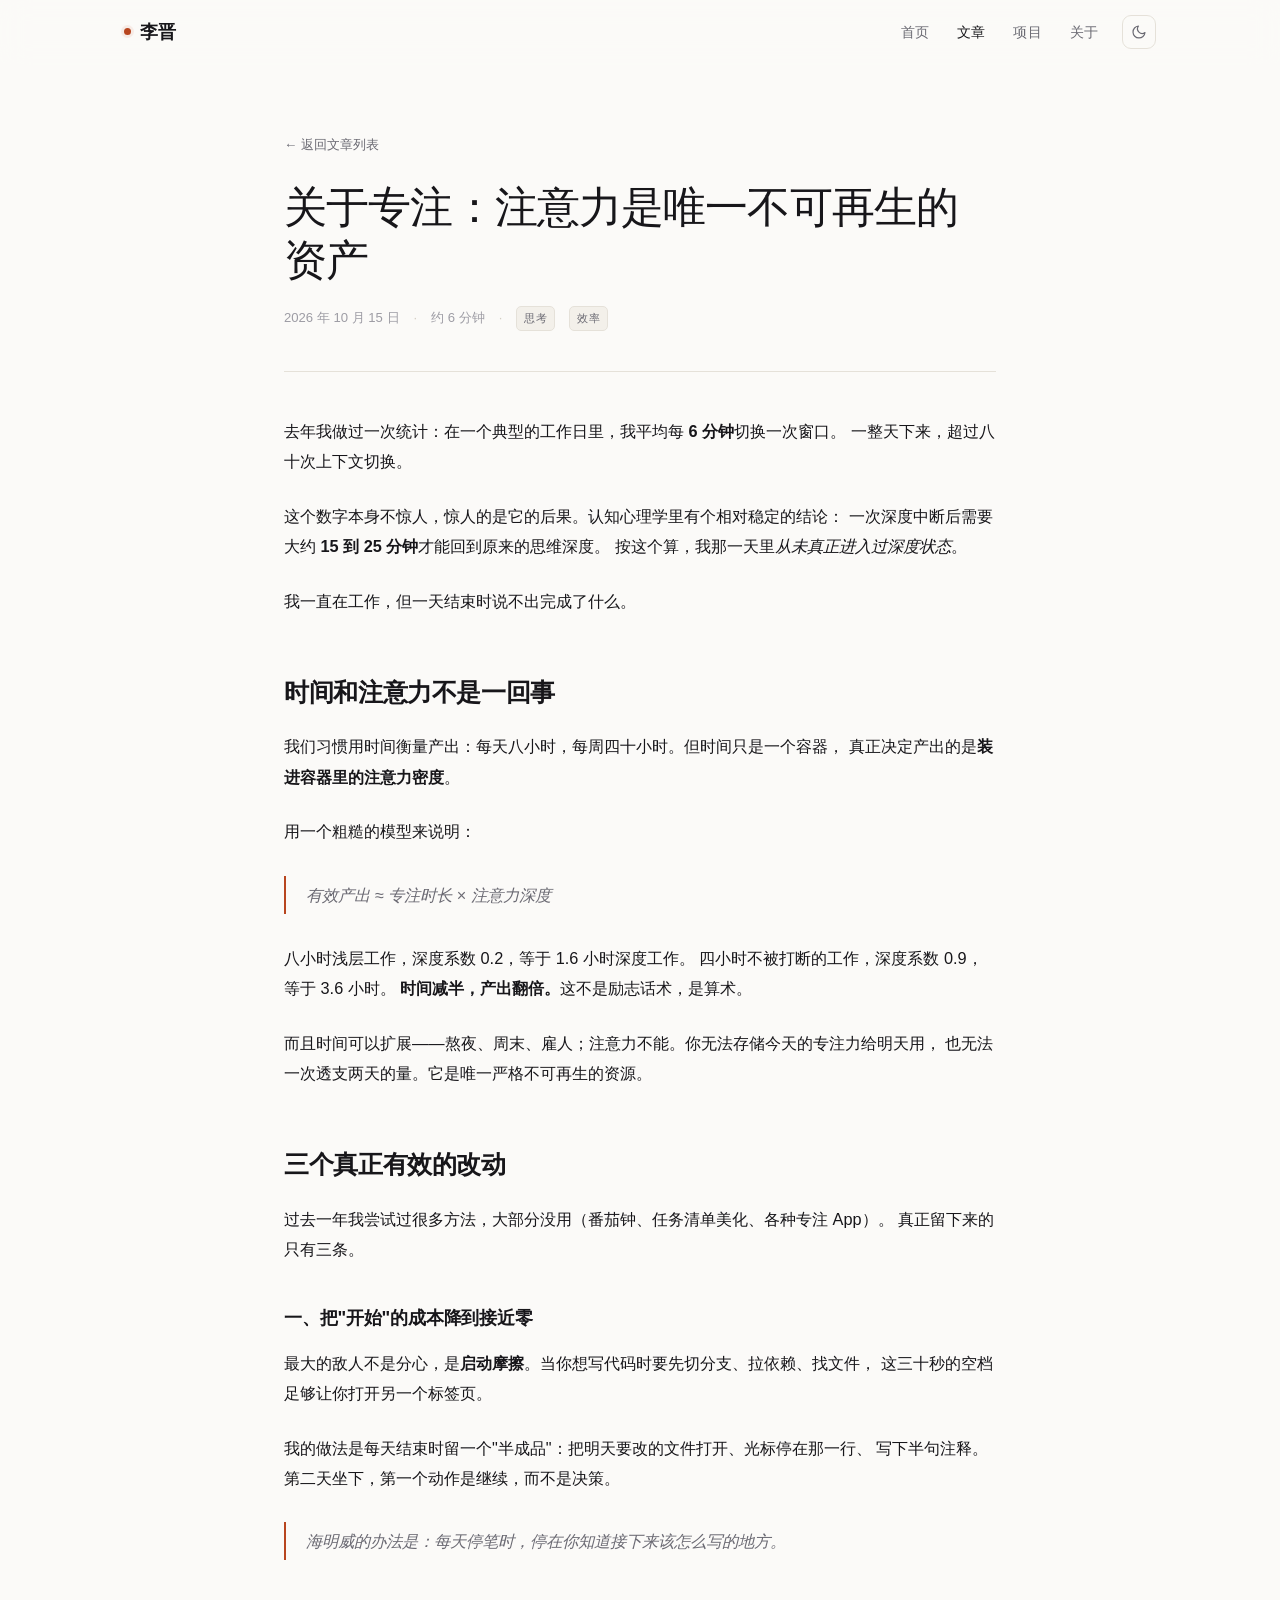
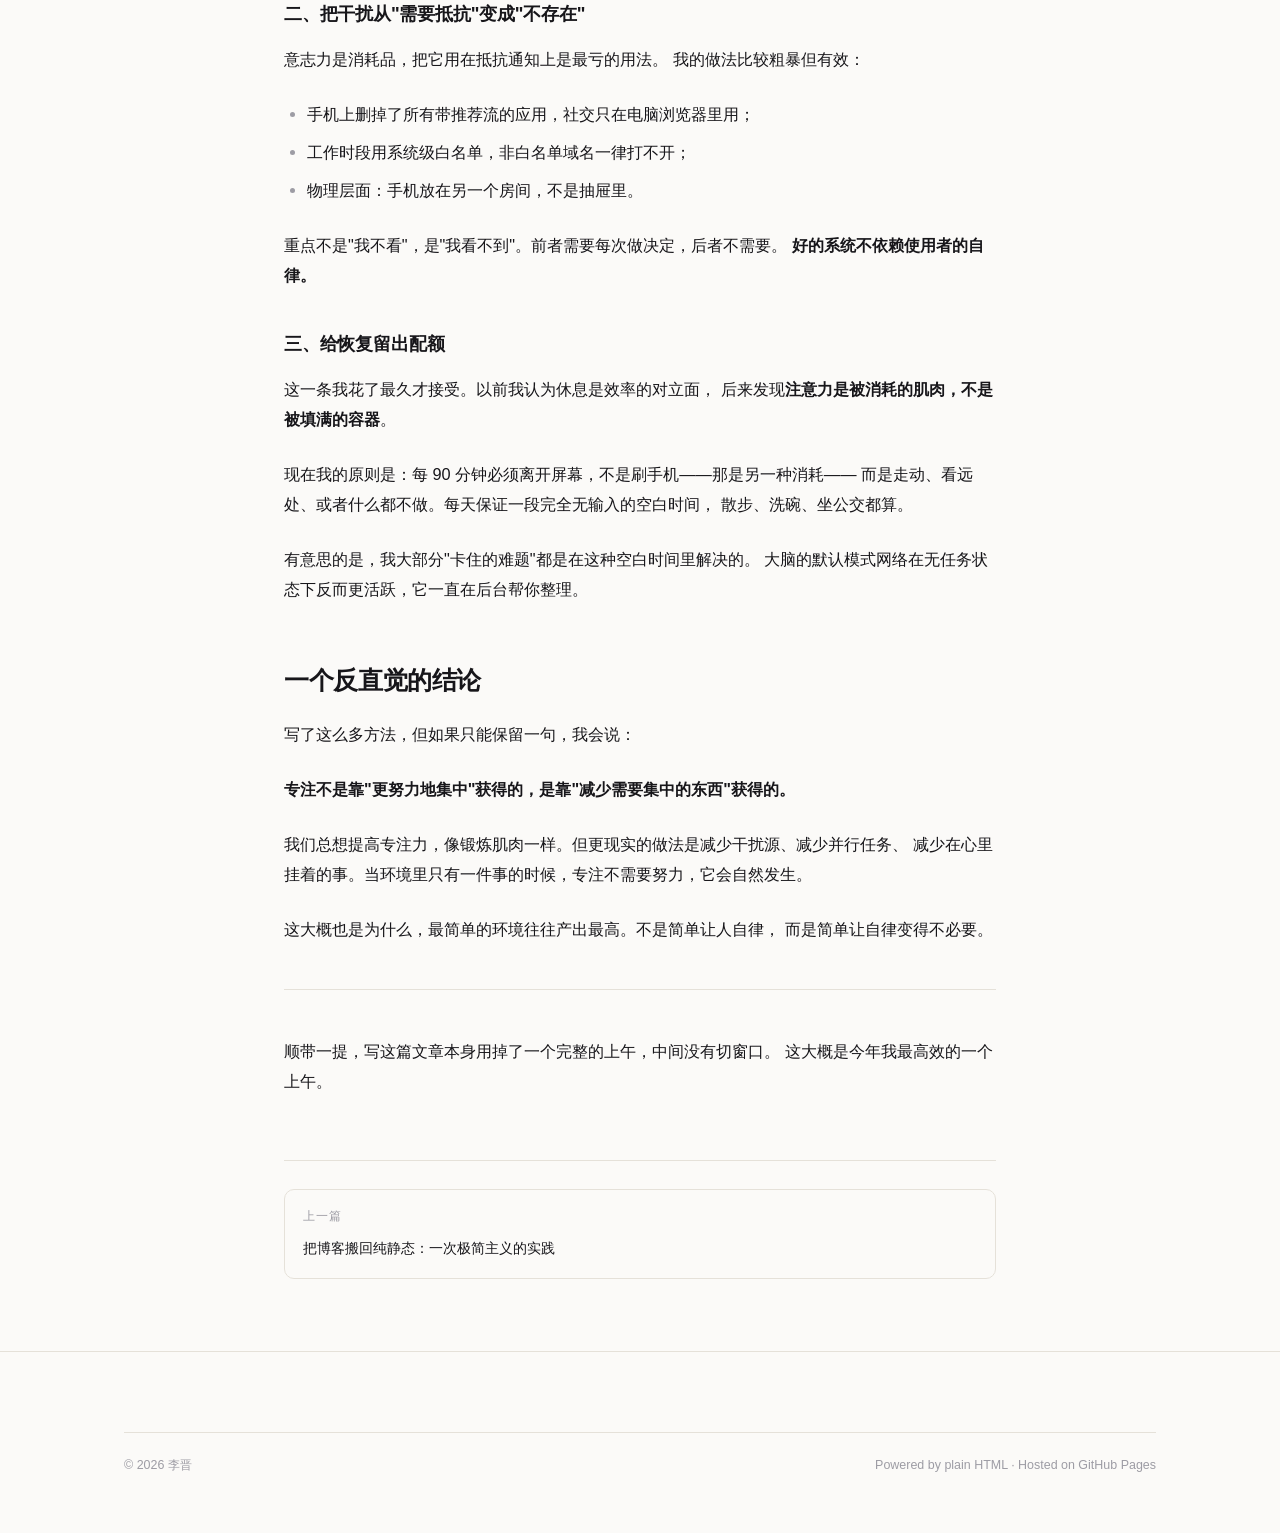
<file: posts/2026-10-15-focus.html>
<!DOCTYPE html>
<html lang="zh-CN" data-theme="light">
<head>
<meta charset="UTF-8">
<meta name="viewport" content="width=device-width, initial-scale=1.0">
<title>关于专注：注意力是唯一不可再生的资产 · 李晋</title>
<meta name="description" content="时间可以被规划，注意力却只能被消耗。过去一年我做的所有效率改进，本质上都在保护同一件事。">
<meta name="author" content="李晋">
<meta property="og:type" content="article">
<meta property="og:title" content="关于专注：注意力是唯一不可再生的资产">
<meta property="og:description" content="时间可以被规划，注意力却只能被消耗。">
<link rel="icon" href="data:image/svg+xml,<svg xmlns='http://www.w3.org/2000/svg' viewBox='0 0 100 100'><text y='.9em' font-size='90'>✳</text></svg>">
<link rel="stylesheet" href="../assets/css/style.css">
<script>
(function () {
  try {
    var t = localStorage.getItem('blog-theme');
    if (!t) t = window.matchMedia && window.matchMedia('(prefers-color-scheme: dark)').matches ? 'dark' : 'light';
    document.documentElement.setAttribute('data-theme', t);
  } catch (e) {}
})();
</script>
<style>
  .progress-bar {
    position: fixed; top: 0; left: 0; height: 2px; width: 0;
    background: var(--accent); z-index: 200;
    transition: width .1s linear;
  }
</style>
</head>
<body>

<div class="progress-bar"></div>

<header class="site-header">
  <nav class="nav">
    <a href="../index.html" class="nav__brand">
      <span class="nav__dot"></span>
      李晋
    </a>
    <div class="nav__links">
      <a href="../index.html" class="nav__link">首页</a>
      <a href="../index.html#posts" class="nav__link is-active">文章</a>
      <a href="../projects.html" class="nav__link">项目</a>
      <a href="../about.html" class="nav__link">关于</a>
      <button class="theme-toggle" type="button" aria-label="切换主题">
        <svg class="icon-moon" viewBox="0 0 24 24" fill="none" stroke="currentColor" stroke-width="1.8" stroke-linecap="round" stroke-linejoin="round">
          <path d="M21 12.79A9 9 0 1 1 11.21 3 7 7 0 0 0 21 12.79z"/>
        </svg>
        <svg class="icon-sun" viewBox="0 0 24 24" fill="none" stroke="currentColor" stroke-width="1.8" stroke-linecap="round" stroke-linejoin="round">
          <circle cx="12" cy="12" r="4.5"/>
          <path d="M12 2v2M12 20v2M4.9 4.9l1.4 1.4M17.7 17.7l1.4 1.4M2 12h2M20 12h2M4.9 19.1l1.4-1.4M17.7 6.3l1.4-1.4"/>
        </svg>
      </button>
    </div>
  </nav>
</header>

<main>
  <article class="wrap">
    <header class="article-header">
      <a href="../index.html#posts" class="back-link">← 返回文章列表</a>
      <h1 class="article-title">关于专注：注意力是唯一不可再生的资产</h1>
      <div class="article-meta">
        <span>2026 年 10 月 15 日</span>
        <span class="sep">·</span>
        <span>约 6 分钟</span>
        <span class="sep">·</span>
        <span class="tag">思考</span>
        <span class="tag">效率</span>
      </div>
    </header>

    <div class="prose">
      <p>
        去年我做过一次统计：在一个典型的工作日里，我平均每 <strong>6 分钟</strong>切换一次窗口。
        一整天下来，超过八十次上下文切换。
      </p>

      <p>
        这个数字本身不惊人，惊人的是它的后果。认知心理学里有个相对稳定的结论：
        一次深度中断后需要大约 <strong>15 到 25 分钟</strong>才能回到原来的思维深度。
        按这个算，我那一天里<em>从未真正进入过深度状态</em>。
      </p>

      <p>
        我一直在工作，但一天结束时说不出完成了什么。
      </p>

      <h2>时间和注意力不是一回事</h2>

      <p>
        我们习惯用时间衡量产出：每天八小时，每周四十小时。但时间只是一个容器，
        真正决定产出的是<strong>装进容器里的注意力密度</strong>。
      </p>

      <p>用一个粗糙的模型来说明：</p>

      <blockquote>
        <p>有效产出 ≈ 专注时长 × 注意力深度</p>
      </blockquote>

      <p>
        八小时浅层工作，深度系数 0.2，等于 1.6 小时深度工作。
        四小时不被打断的工作，深度系数 0.9，等于 3.6 小时。
        <strong>时间减半，产出翻倍。</strong>这不是励志话术，是算术。
      </p>

      <p>
        而且时间可以扩展——熬夜、周末、雇人；注意力不能。你无法存储今天的专注力给明天用，
        也无法一次透支两天的量。它是唯一严格不可再生的资源。
      </p>

      <h2>三个真正有效的改动</h2>

      <p>
        过去一年我尝试过很多方法，大部分没用（番茄钟、任务清单美化、各种专注 App）。
        真正留下来的只有三条。
      </p>

      <h3>一、把"开始"的成本降到接近零</h3>

      <p>
        最大的敌人不是分心，是<strong>启动摩擦</strong>。当你想写代码时要先切分支、拉依赖、找文件，
        这三十秒的空档足够让你打开另一个标签页。
      </p>

      <p>
        我的做法是每天结束时留一个"半成品"：把明天要改的文件打开、光标停在那一行、
        写下半句注释。第二天坐下，第一个动作是继续，而不是决策。
      </p>

      <blockquote>
        <p>海明威的办法是：每天停笔时，停在你知道接下来该怎么写的地方。</p>
      </blockquote>

      <h3>二、把干扰从"需要抵抗"变成"不存在"</h3>

      <p>
        意志力是消耗品，把它用在抵抗通知上是最亏的用法。
        我的做法比较粗暴但有效：
      </p>

      <ul>
        <li>手机上删掉了所有带推荐流的应用，社交只在电脑浏览器里用；</li>
        <li>工作时段用系统级白名单，非白名单域名一律打不开；</li>
        <li>物理层面：手机放在另一个房间，不是抽屉里。</li>
      </ul>

      <p>
        重点不是"我不看"，是"我看不到"。前者需要每次做决定，后者不需要。
        <strong>好的系统不依赖使用者的自律。</strong>
      </p>

      <h3>三、给恢复留出配额</h3>

      <p>
        这一条我花了最久才接受。以前我认为休息是效率的对立面，
        后来发现<strong>注意力是被消耗的肌肉，不是被填满的容器</strong>。
      </p>

      <p>
        现在我的原则是：每 90 分钟必须离开屏幕，不是刷手机——那是另一种消耗——
        而是走动、看远处、或者什么都不做。每天保证一段完全无输入的空白时间，
        散步、洗碗、坐公交都算。
      </p>

      <p>
        有意思的是，我大部分"卡住的难题"都是在这种空白时间里解决的。
        大脑的默认模式网络在无任务状态下反而更活跃，它一直在后台帮你整理。
      </p>

      <h2>一个反直觉的结论</h2>

      <p>
        写了这么多方法，但如果只能保留一句，我会说：
      </p>

      <p>
        <strong>专注不是靠"更努力地集中"获得的，是靠"减少需要集中的东西"获得的。</strong>
      </p>

      <p>
        我们总想提高专注力，像锻炼肌肉一样。但更现实的做法是减少干扰源、减少并行任务、
        减少在心里挂着的事。当环境里只有一件事的时候，专注不需要努力，它会自然发生。
      </p>

      <p>
        这大概也是为什么，最简单的环境往往产出最高。不是简单让人自律，
        而是简单让自律变得不必要。
      </p>

      <hr>

      <p>
        顺带一提，写这篇文章本身用掉了一个完整的上午，中间没有切窗口。
        这大概是今年我最高效的一个上午。
      </p>
    </div>

    <nav class="post-nav">
      <a href="2026-10-28-static-site.html">
        <span class="post-nav__label">上一篇</span>
        <span class="post-nav__title">把博客搬回纯静态：一次极简主义的实践</span>
      </a>
    </nav>
  </article>
</main>

<footer class="site-footer">
  <div class="wrap wrap--wide">
    <div class="footer-bottom">
      <span>© <span data-year>2026</span> 李晋</span>
      <span>Powered by plain HTML · Hosted on GitHub Pages</span>
    </div>
  </div>
</footer>

<script src="../assets/js/main.js"></script>
</body>
</html>
</file>
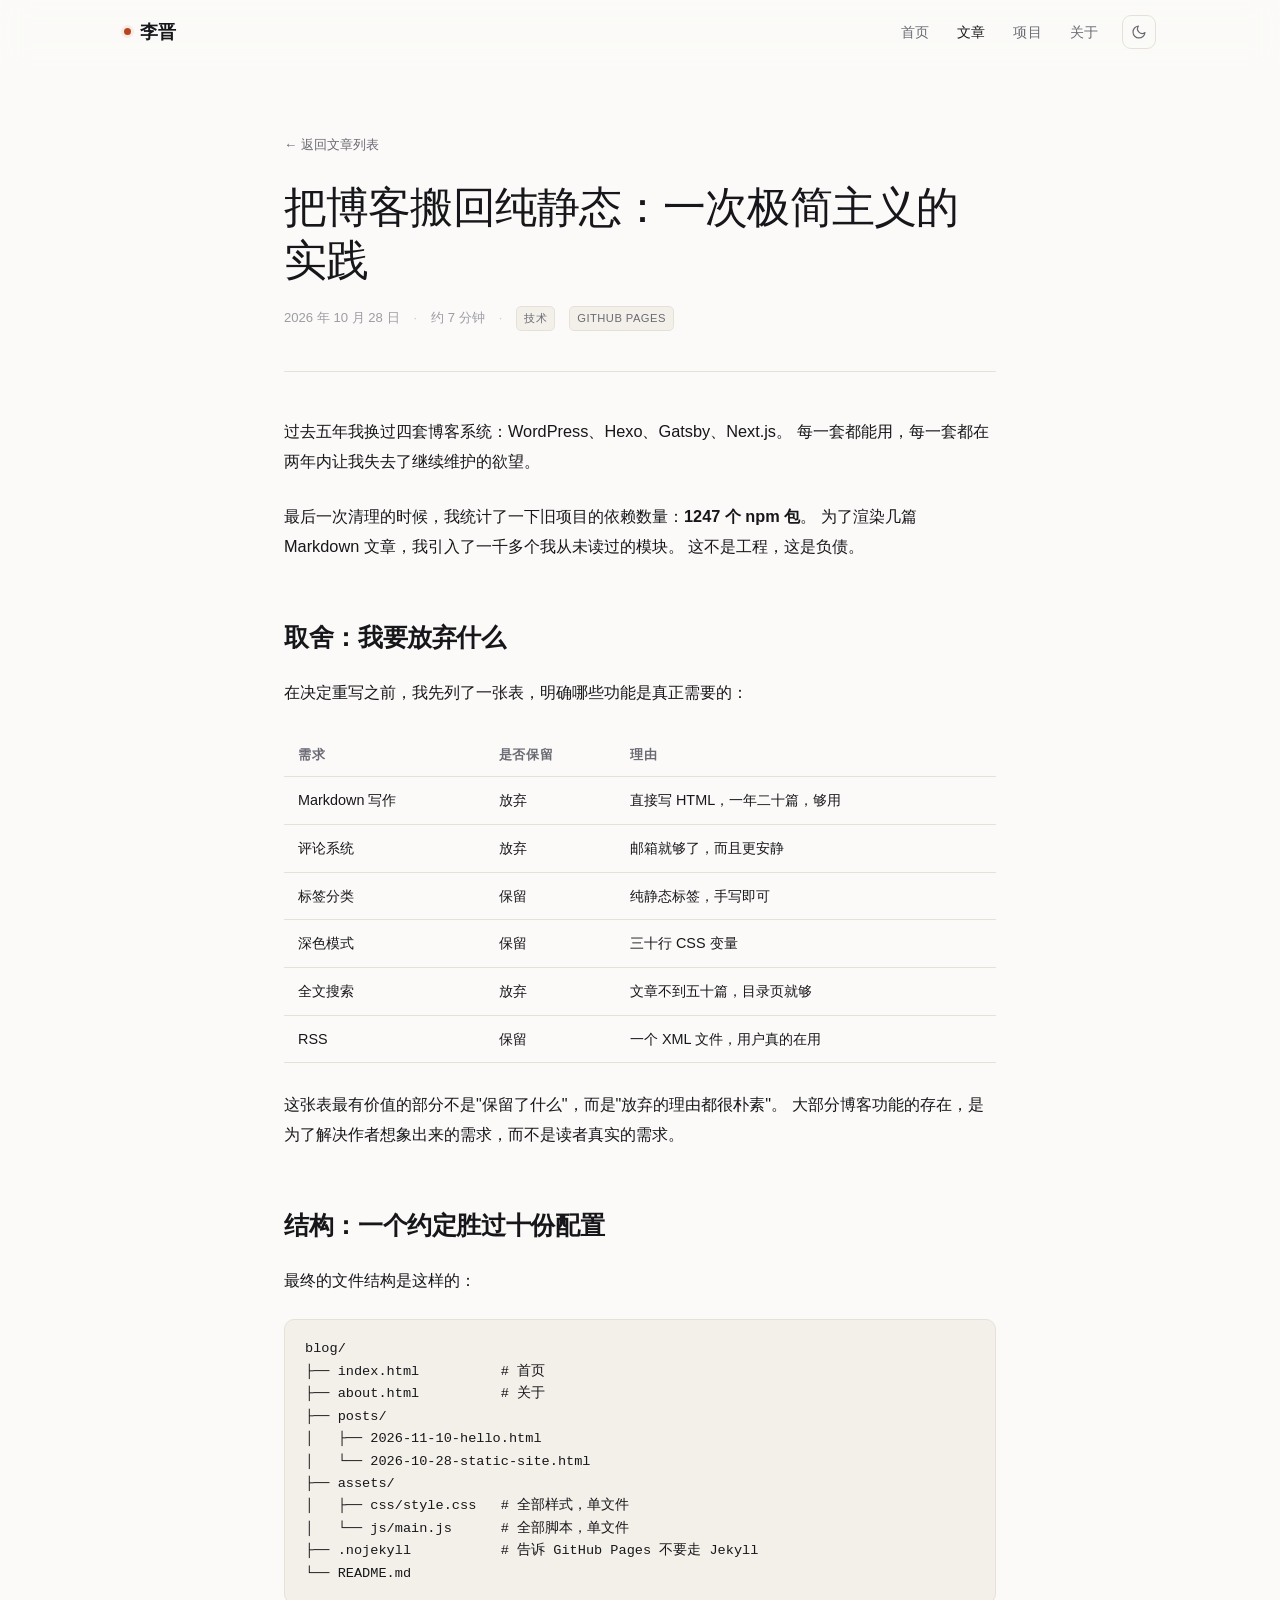
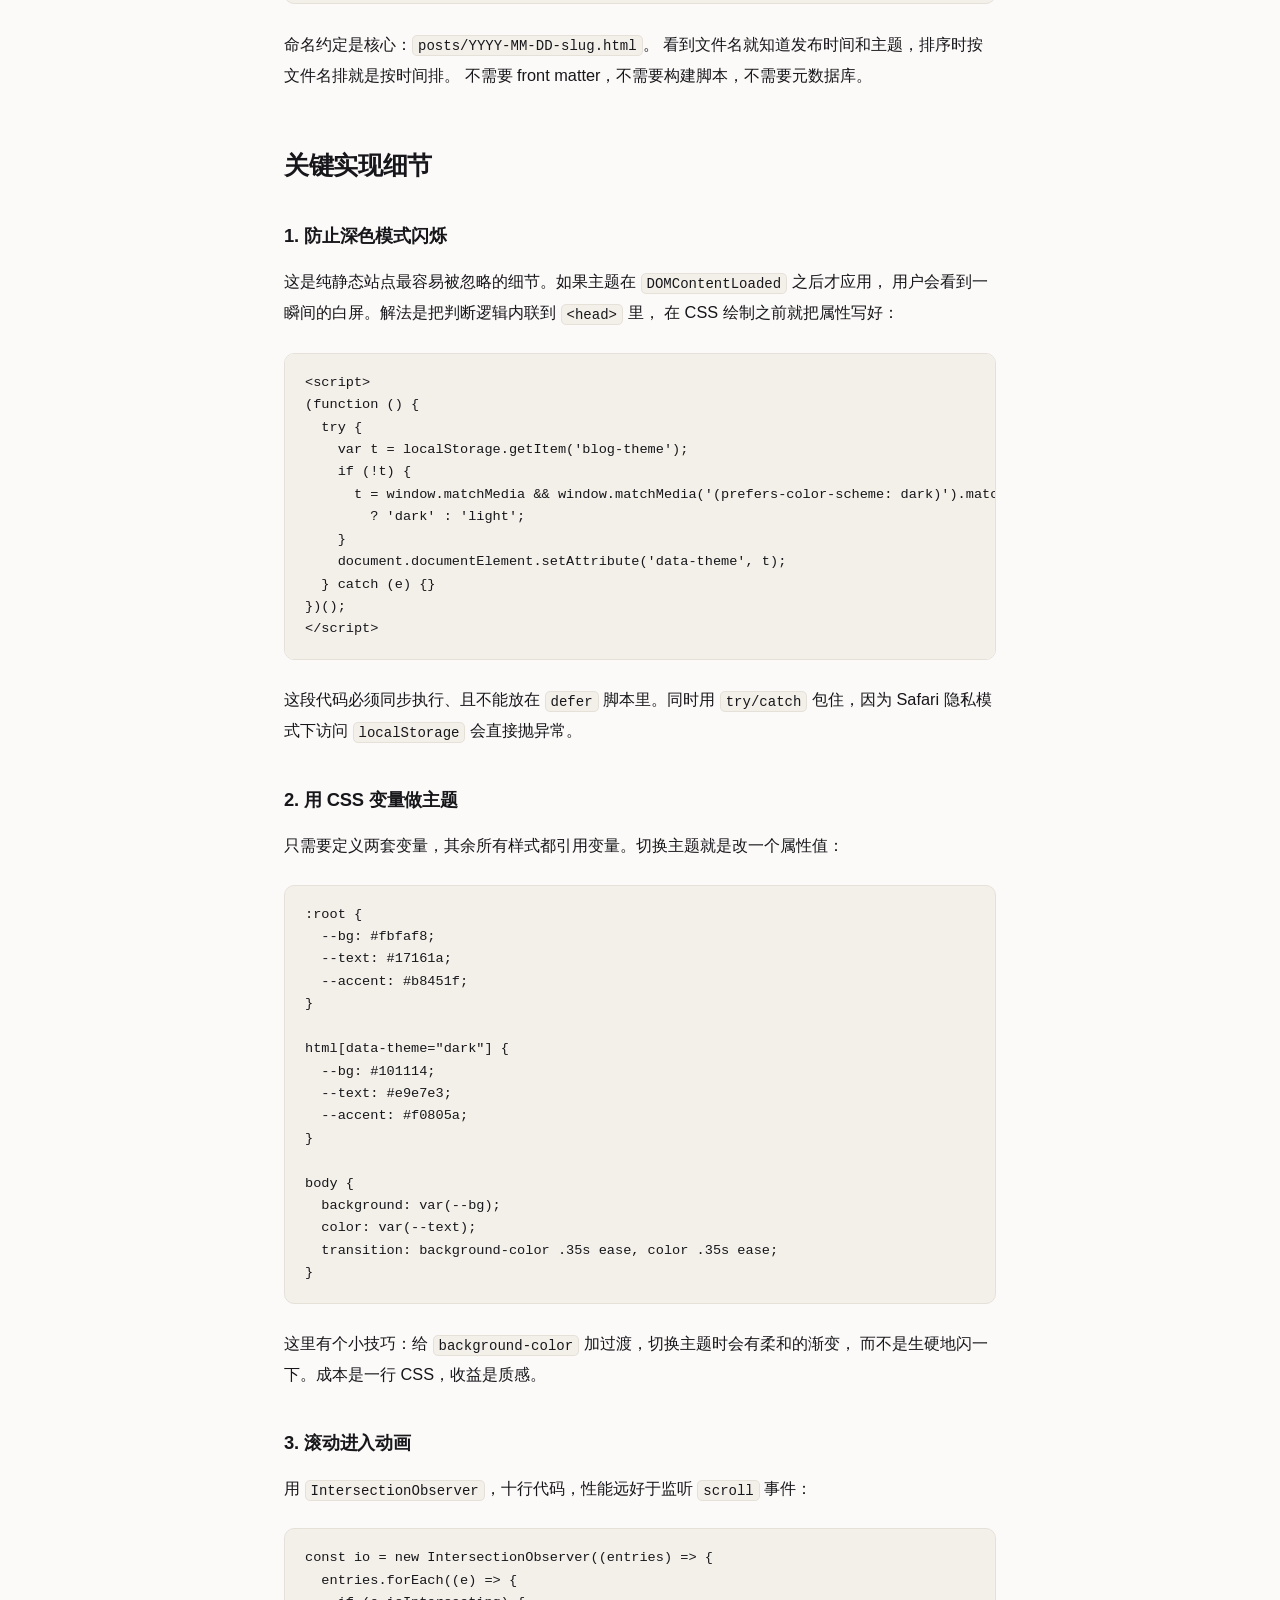
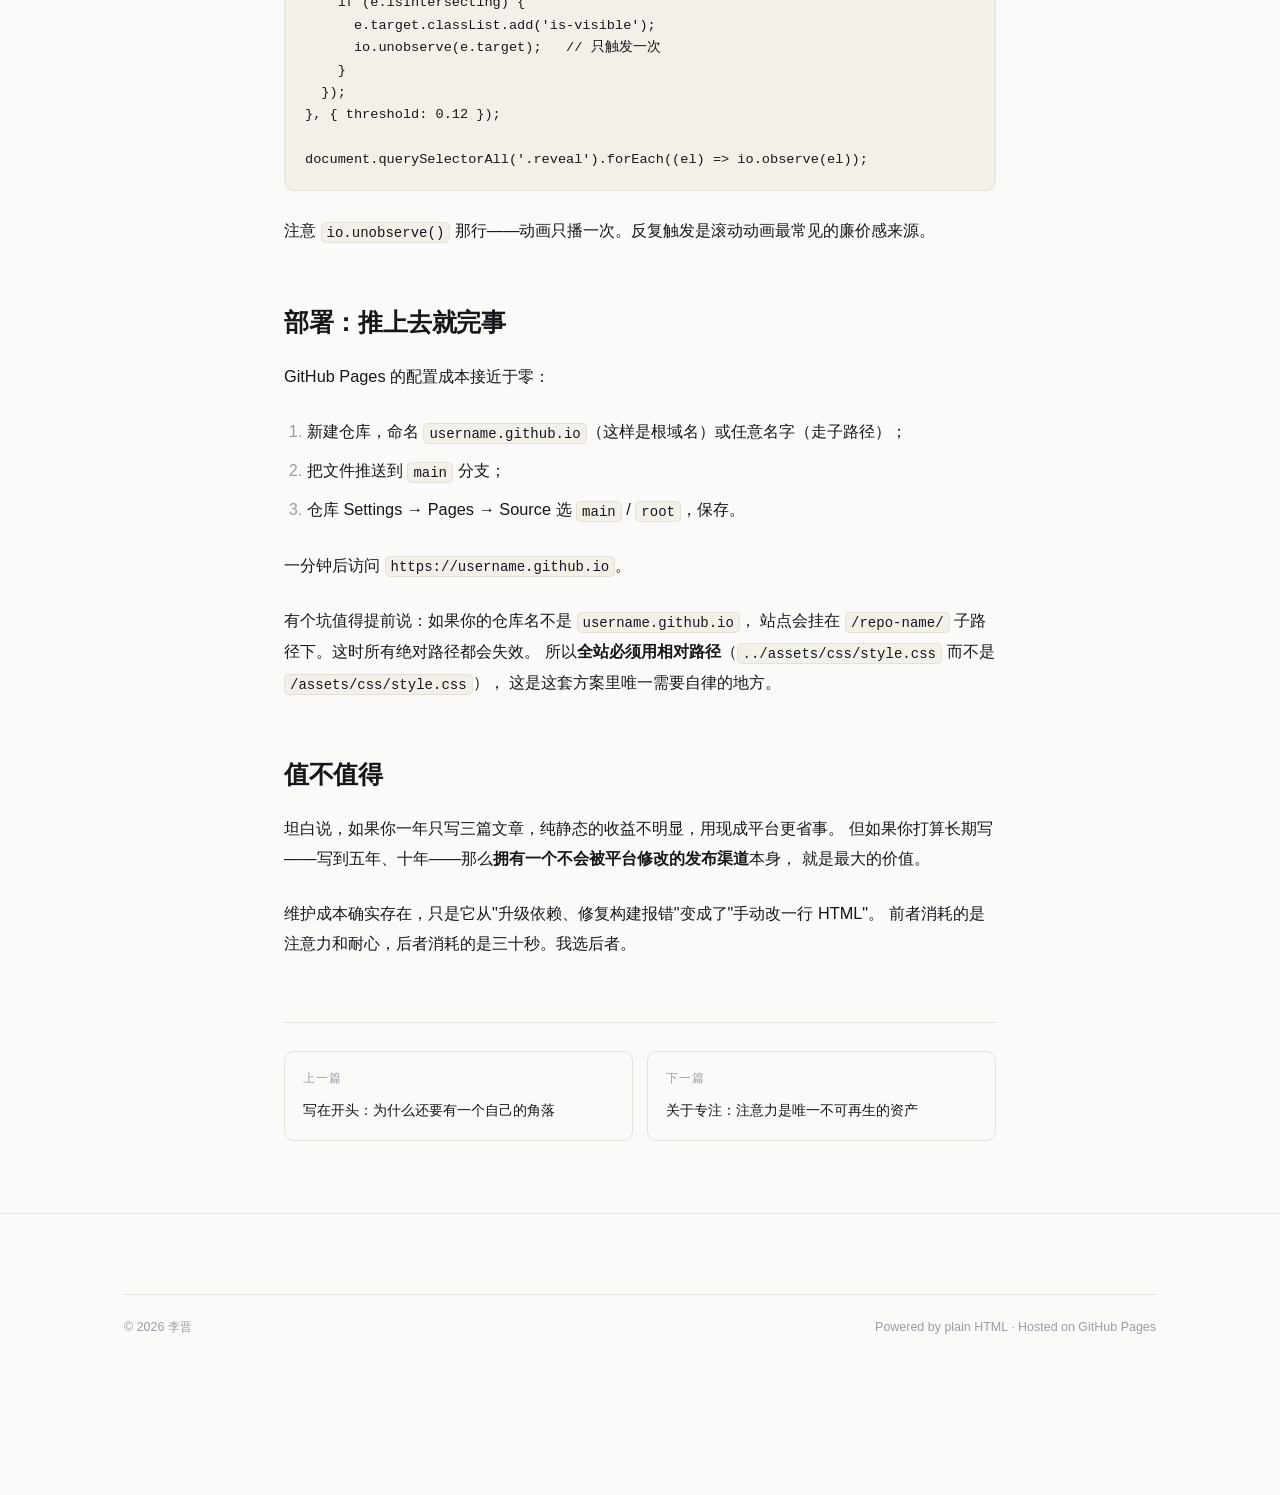
<file: posts/2026-10-28-static-site.html>
<!DOCTYPE html>
<html lang="zh-CN" data-theme="light">
<head>
<meta charset="UTF-8">
<meta name="viewport" content="width=device-width, initial-scale=1.0">
<title>把博客搬回纯静态：一次极简主义的实践 · 李晋</title>
<meta name="description" content="零构建、零依赖、零服务器成本。手写 HTML 并没有想象中那么难以维护——只要你把结构定对。">
<meta name="author" content="李晋">
<meta property="og:type" content="article">
<meta property="og:title" content="把博客搬回纯静态：一次极简主义的实践">
<meta property="og:description" content="零构建、零依赖、零服务器成本。">
<link rel="icon" href="data:image/svg+xml,<svg xmlns='http://www.w3.org/2000/svg' viewBox='0 0 100 100'><text y='.9em' font-size='90'>✳</text></svg>">
<link rel="stylesheet" href="../assets/css/style.css">
<script>
(function () {
  try {
    var t = localStorage.getItem('blog-theme');
    if (!t) t = window.matchMedia && window.matchMedia('(prefers-color-scheme: dark)').matches ? 'dark' : 'light';
    document.documentElement.setAttribute('data-theme', t);
  } catch (e) {}
})();
</script>
<style>
  .progress-bar {
    position: fixed; top: 0; left: 0; height: 2px; width: 0;
    background: var(--accent); z-index: 200;
    transition: width .1s linear;
  }
</style>
</head>
<body>

<div class="progress-bar"></div>

<header class="site-header">
  <nav class="nav">
    <a href="../index.html" class="nav__brand">
      <span class="nav__dot"></span>
      李晋
    </a>
    <div class="nav__links">
      <a href="../index.html" class="nav__link">首页</a>
      <a href="../index.html#posts" class="nav__link is-active">文章</a>
      <a href="../projects.html" class="nav__link">项目</a>
      <a href="../about.html" class="nav__link">关于</a>
      <button class="theme-toggle" type="button" aria-label="切换主题">
        <svg class="icon-moon" viewBox="0 0 24 24" fill="none" stroke="currentColor" stroke-width="1.8" stroke-linecap="round" stroke-linejoin="round">
          <path d="M21 12.79A9 9 0 1 1 11.21 3 7 7 0 0 0 21 12.79z"/>
        </svg>
        <svg class="icon-sun" viewBox="0 0 24 24" fill="none" stroke="currentColor" stroke-width="1.8" stroke-linecap="round" stroke-linejoin="round">
          <circle cx="12" cy="12" r="4.5"/>
          <path d="M12 2v2M12 20v2M4.9 4.9l1.4 1.4M17.7 17.7l1.4 1.4M2 12h2M20 12h2M4.9 19.1l1.4-1.4M17.7 6.3l1.4-1.4"/>
        </svg>
      </button>
    </div>
  </nav>
</header>

<main>
  <article class="wrap">
    <header class="article-header">
      <a href="../index.html#posts" class="back-link">← 返回文章列表</a>
      <h1 class="article-title">把博客搬回纯静态：一次极简主义的实践</h1>
      <div class="article-meta">
        <span>2026 年 10 月 28 日</span>
        <span class="sep">·</span>
        <span>约 7 分钟</span>
        <span class="sep">·</span>
        <span class="tag">技术</span>
        <span class="tag">GitHub Pages</span>
      </div>
    </header>

    <div class="prose">
      <p>
        过去五年我换过四套博客系统：WordPress、Hexo、Gatsby、Next.js。
        每一套都能用，每一套都在两年内让我失去了继续维护的欲望。
      </p>

      <p>
        最后一次清理的时候，我统计了一下旧项目的依赖数量：<strong>1247 个 npm 包</strong>。
        为了渲染几篇 Markdown 文章，我引入了一千多个我从未读过的模块。
        这不是工程，这是负债。
      </p>

      <h2>取舍：我要放弃什么</h2>

      <p>在决定重写之前，我先列了一张表，明确哪些功能是真正需要的：</p>

      <table>
        <thead>
          <tr><th>需求</th><th>是否保留</th><th>理由</th></tr>
        </thead>
        <tbody>
          <tr><td>Markdown 写作</td><td>放弃</td><td>直接写 HTML，一年二十篇，够用</td></tr>
          <tr><td>评论系统</td><td>放弃</td><td>邮箱就够了，而且更安静</td></tr>
          <tr><td>标签分类</td><td>保留</td><td>纯静态标签，手写即可</td></tr>
          <tr><td>深色模式</td><td>保留</td><td>三十行 CSS 变量</td></tr>
          <tr><td>全文搜索</td><td>放弃</td><td>文章不到五十篇，目录页就够</td></tr>
          <tr><td>RSS</td><td>保留</td><td>一个 XML 文件，用户真的在用</td></tr>
        </tbody>
      </table>

      <p>
        这张表最有价值的部分不是"保留了什么"，而是"放弃的理由都很朴素"。
        大部分博客功能的存在，是为了解决作者想象出来的需求，而不是读者真实的需求。
      </p>

      <h2>结构：一个约定胜过十份配置</h2>

      <p>最终的文件结构是这样的：</p>

      <pre><code>blog/
├── index.html          # 首页
├── about.html          # 关于
├── posts/
│   ├── 2026-11-10-hello.html
│   └── 2026-10-28-static-site.html
├── assets/
│   ├── css/style.css   # 全部样式，单文件
│   └── js/main.js      # 全部脚本，单文件
├── .nojekyll           # 告诉 GitHub Pages 不要走 Jekyll
└── README.md</code></pre>

      <p>
        命名约定是核心：<code>posts/YYYY-MM-DD-slug.html</code>。
        看到文件名就知道发布时间和主题，排序时按文件名排就是按时间排。
        不需要 front matter，不需要构建脚本，不需要元数据库。
      </p>

      <h2>关键实现细节</h2>

      <h3>1. 防止深色模式闪烁</h3>

      <p>
        这是纯静态站点最容易被忽略的细节。如果主题在 <code>DOMContentLoaded</code> 之后才应用，
        用户会看到一瞬间的白屏。解法是把判断逻辑内联到 <code>&lt;head&gt;</code> 里，
        在 CSS 绘制之前就把属性写好：
      </p>

      <pre><code>&lt;script&gt;
(function () {
  try {
    var t = localStorage.getItem('blog-theme');
    if (!t) {
      t = window.matchMedia &amp;&amp; window.matchMedia('(prefers-color-scheme: dark)').matches
        ? 'dark' : 'light';
    }
    document.documentElement.setAttribute('data-theme', t);
  } catch (e) {}
})();
&lt;/script&gt;</code></pre>

      <p>
        这段代码必须同步执行、且不能放在 <code>defer</code> 脚本里。同时用 <code>try/catch</code>
        包住，因为 Safari 隐私模式下访问 <code>localStorage</code> 会直接抛异常。
      </p>

      <h3>2. 用 CSS 变量做主题</h3>

      <p>
        只需要定义两套变量，其余所有样式都引用变量。切换主题就是改一个属性值：
      </p>

      <pre><code>:root {
  --bg: #fbfaf8;
  --text: #17161a;
  --accent: #b8451f;
}

html[data-theme="dark"] {
  --bg: #101114;
  --text: #e9e7e3;
  --accent: #f0805a;
}

body {
  background: var(--bg);
  color: var(--text);
  transition: background-color .35s ease, color .35s ease;
}</code></pre>

      <p>
        这里有个小技巧：给 <code>background-color</code> 加过渡，切换主题时会有柔和的渐变，
        而不是生硬地闪一下。成本是一行 CSS，收益是质感。
      </p>

      <h3>3. 滚动进入动画</h3>

      <p>
        用 <code>IntersectionObserver</code>，十行代码，性能远好于监听 <code>scroll</code> 事件：
      </p>

      <pre><code>const io = new IntersectionObserver((entries) =&gt; {
  entries.forEach((e) =&gt; {
    if (e.isIntersecting) {
      e.target.classList.add('is-visible');
      io.unobserve(e.target);   // 只触发一次
    }
  });
}, { threshold: 0.12 });

document.querySelectorAll('.reveal').forEach((el) =&gt; io.observe(el));</code></pre>

      <p>
        注意 <code>io.unobserve()</code> 那行——动画只播一次。反复触发是滚动动画最常见的廉价感来源。
      </p>

      <h2>部署：推上去就完事</h2>

      <p>GitHub Pages 的配置成本接近于零：</p>

      <ol>
        <li>新建仓库，命名 <code>username.github.io</code>（这样是根域名）或任意名字（走子路径）；</li>
        <li>把文件推送到 <code>main</code> 分支；</li>
        <li>仓库 Settings → Pages → Source 选 <code>main</code> / <code>root</code>，保存。</li>
      </ol>

      <p>一分钟后访问 <code>https://username.github.io</code>。</p>

      <p>
        有个坑值得提前说：如果你的仓库名不是 <code>username.github.io</code>，
        站点会挂在 <code>/repo-name/</code> 子路径下。这时所有绝对路径都会失效。
        所以<strong>全站必须用相对路径</strong>（<code>../assets/css/style.css</code> 而不是 <code>/assets/css/style.css</code>），
        这是这套方案里唯一需要自律的地方。
      </p>

      <h2>值不值得</h2>

      <p>
        坦白说，如果你一年只写三篇文章，纯静态的收益不明显，用现成平台更省事。
        但如果你打算长期写——写到五年、十年——那么<strong>拥有一个不会被平台修改的发布渠道</strong>本身，
        就是最大的价值。
      </p>

      <p>
        维护成本确实存在，只是它从"升级依赖、修复构建报错"变成了"手动改一行 HTML"。
        前者消耗的是注意力和耐心，后者消耗的是三十秒。我选后者。
      </p>
    </div>

    <nav class="post-nav">
      <a href="2026-11-10-hello.html">
        <span class="post-nav__label">上一篇</span>
        <span class="post-nav__title">写在开头：为什么还要有一个自己的角落</span>
      </a>
      <a href="2026-10-15-focus.html">
        <span class="post-nav__label">下一篇</span>
        <span class="post-nav__title">关于专注：注意力是唯一不可再生的资产</span>
      </a>
    </nav>
  </article>
</main>

<footer class="site-footer">
  <div class="wrap wrap--wide">
    <div class="footer-bottom">
      <span>© <span data-year>2026</span> 李晋</span>
      <span>Powered by plain HTML · Hosted on GitHub Pages</span>
    </div>
  </div>
</footer>

<script src="../assets/js/main.js"></script>
</body>
</html>
</file>
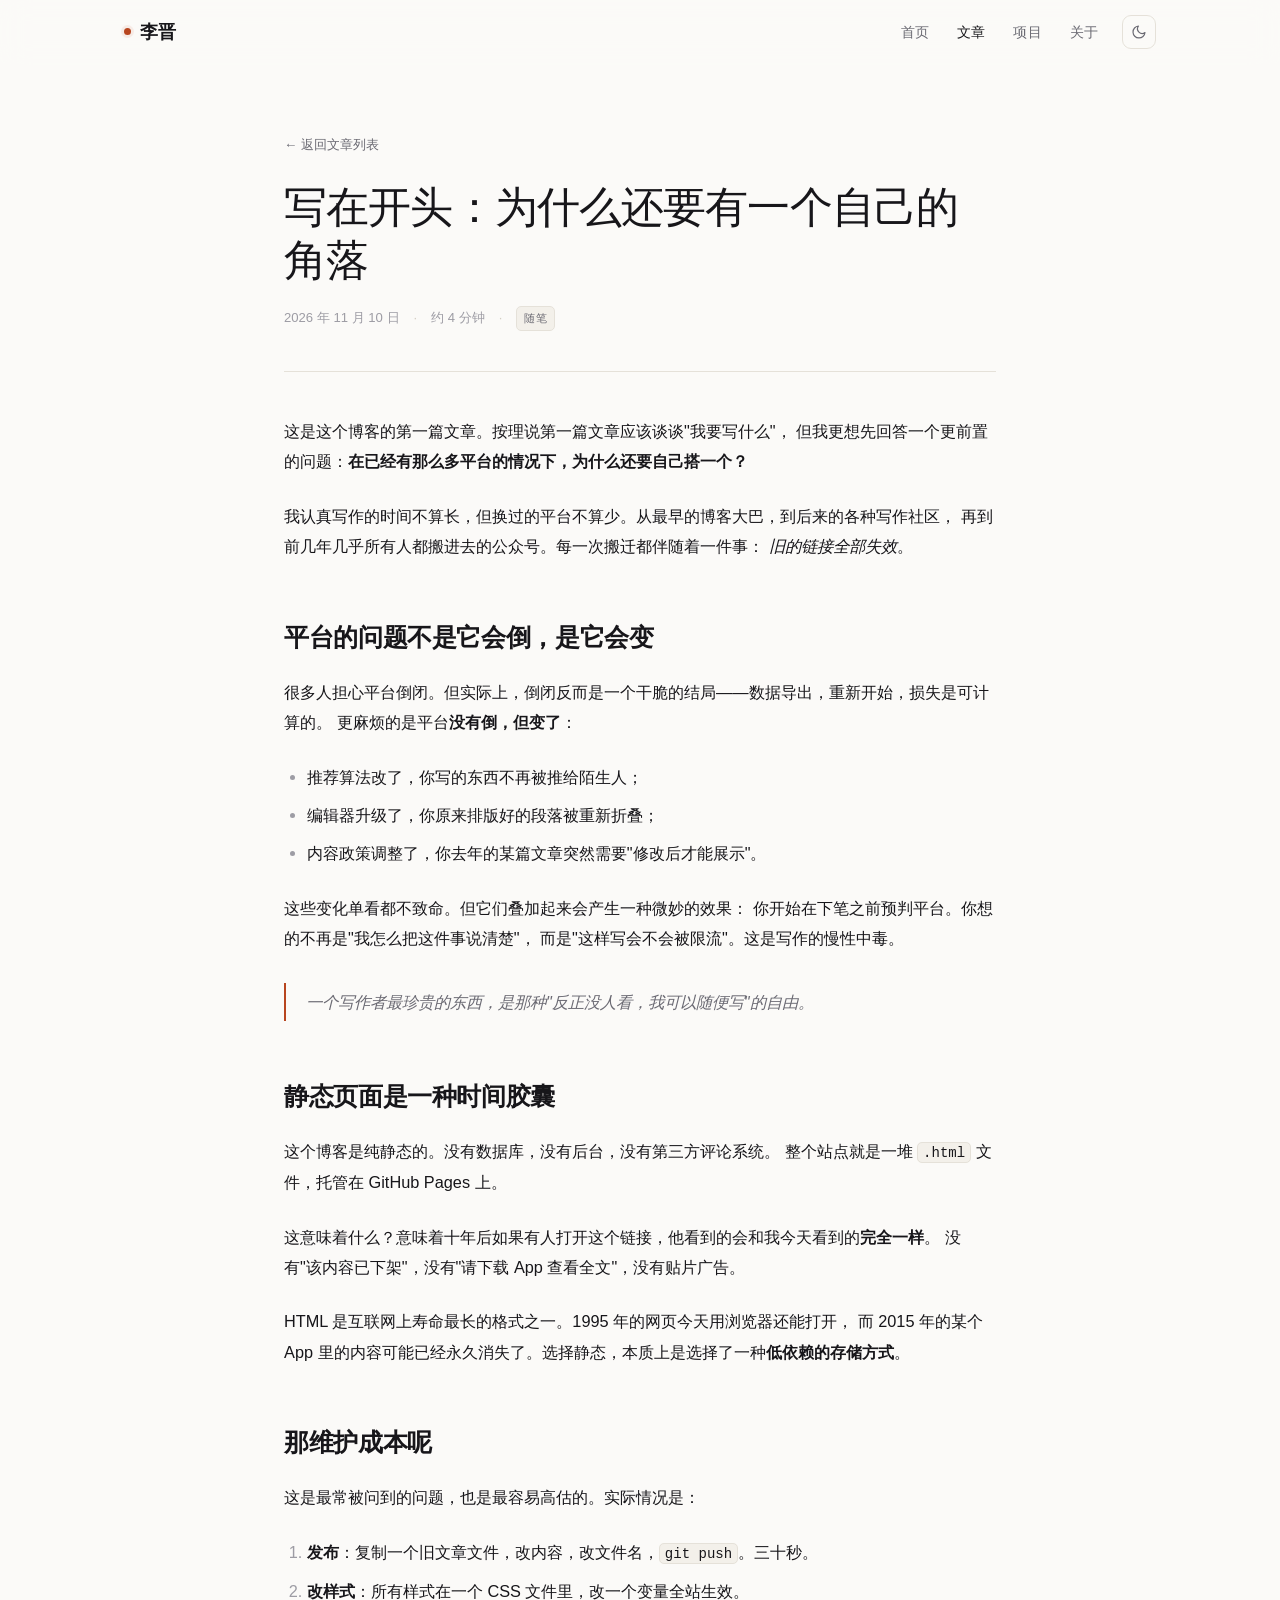
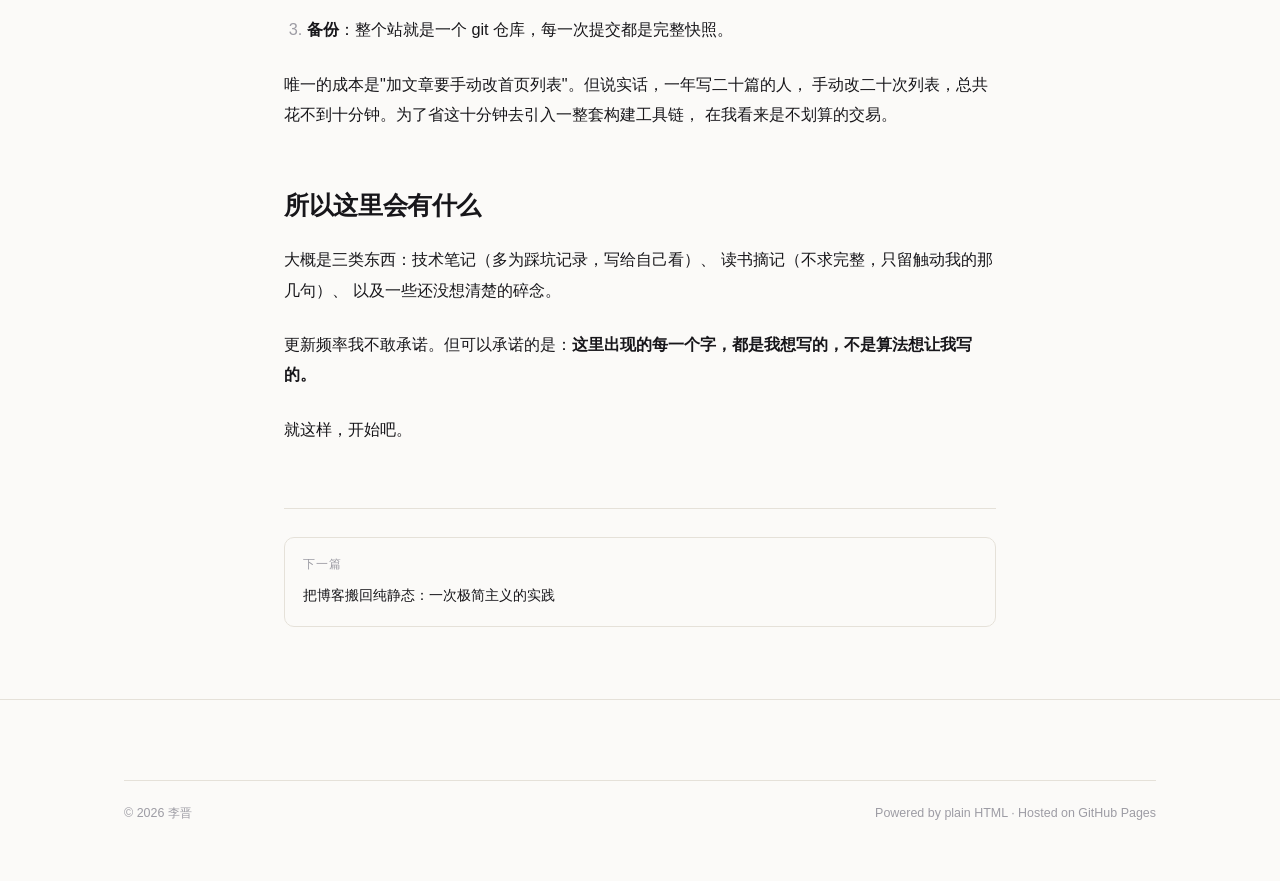
<file: posts/2026-11-10-hello.html>
<!DOCTYPE html>
<html lang="zh-CN" data-theme="light">
<head>
<meta charset="UTF-8">
<meta name="viewport" content="width=device-width, initial-scale=1.0">
<title>写在开头：为什么还要有一个自己的角落 · 李晋</title>
<meta name="description" content="平台会倒，算法会变，但一个静态页面上的一句话可以活十年。这是我重新开始写博客的理由。">
<meta name="author" content="李晋">
<meta property="og:type" content="article">
<meta property="og:title" content="写在开头：为什么还要有一个自己的角落">
<meta property="og:description" content="平台会倒，算法会变，但一个静态页面上的一句话可以活十年。">
<link rel="icon" href="data:image/svg+xml,<svg xmlns='http://www.w3.org/2000/svg' viewBox='0 0 100 100'><text y='.9em' font-size='90'>✳</text></svg>">
<link rel="stylesheet" href="../assets/css/style.css">
<script>
(function () {
  try {
    var t = localStorage.getItem('blog-theme');
    if (!t) t = window.matchMedia && window.matchMedia('(prefers-color-scheme: dark)').matches ? 'dark' : 'light';
    document.documentElement.setAttribute('data-theme', t);
  } catch (e) {}
})();
</script>
<style>
  .progress-bar {
    position: fixed; top: 0; left: 0; height: 2px; width: 0;
    background: var(--accent); z-index: 200;
    transition: width .1s linear;
  }
</style>
</head>
<body>

<div class="progress-bar"></div>

<header class="site-header">
  <nav class="nav">
    <a href="../index.html" class="nav__brand">
      <span class="nav__dot"></span>
      李晋
    </a>
    <div class="nav__links">
      <a href="../index.html" class="nav__link">首页</a>
      <a href="../index.html#posts" class="nav__link is-active">文章</a>
      <a href="../projects.html" class="nav__link">项目</a>
      <a href="../about.html" class="nav__link">关于</a>
      <button class="theme-toggle" type="button" aria-label="切换主题">
        <svg class="icon-moon" viewBox="0 0 24 24" fill="none" stroke="currentColor" stroke-width="1.8" stroke-linecap="round" stroke-linejoin="round">
          <path d="M21 12.79A9 9 0 1 1 11.21 3 7 7 0 0 0 21 12.79z"/>
        </svg>
        <svg class="icon-sun" viewBox="0 0 24 24" fill="none" stroke="currentColor" stroke-width="1.8" stroke-linecap="round" stroke-linejoin="round">
          <circle cx="12" cy="12" r="4.5"/>
          <path d="M12 2v2M12 20v2M4.9 4.9l1.4 1.4M17.7 17.7l1.4 1.4M2 12h2M20 12h2M4.9 19.1l1.4-1.4M17.7 6.3l1.4-1.4"/>
        </svg>
      </button>
    </div>
  </nav>
</header>

<main>
  <article class="wrap">
    <header class="article-header">
      <a href="../index.html#posts" class="back-link">← 返回文章列表</a>
      <h1 class="article-title">写在开头：为什么还要有一个自己的角落</h1>
      <div class="article-meta">
        <span>2026 年 11 月 10 日</span>
        <span class="sep">·</span>
        <span>约 4 分钟</span>
        <span class="sep">·</span>
        <span class="tag">随笔</span>
      </div>
    </header>

    <div class="prose">
      <p>
        这是这个博客的第一篇文章。按理说第一篇文章应该谈谈"我要写什么"，
        但我更想先回答一个更前置的问题：<strong>在已经有那么多平台的情况下，为什么还要自己搭一个？</strong>
      </p>

      <p>
        我认真写作的时间不算长，但换过的平台不算少。从最早的博客大巴，到后来的各种写作社区，
        再到前几年几乎所有人都搬进去的公众号。每一次搬迁都伴随着一件事：
        <em>旧的链接全部失效</em>。
      </p>

      <h2>平台的问题不是它会倒，是它会变</h2>

      <p>
        很多人担心平台倒闭。但实际上，倒闭反而是一个干脆的结局——数据导出，重新开始，损失是可计算的。
        更麻烦的是平台<strong>没有倒，但变了</strong>：
      </p>

      <ul>
        <li>推荐算法改了，你写的东西不再被推给陌生人；</li>
        <li>编辑器升级了，你原来排版好的段落被重新折叠；</li>
        <li>内容政策调整了，你去年的某篇文章突然需要"修改后才能展示"。</li>
      </ul>

      <p>
        这些变化单看都不致命。但它们叠加起来会产生一种微妙的效果：
        你开始在下笔之前预判平台。你想的不再是"我怎么把这件事说清楚"，
        而是"这样写会不会被限流"。这是写作的慢性中毒。
      </p>

      <blockquote>
        <p>一个写作者最珍贵的东西，是那种"反正没人看，我可以随便写"的自由。</p>
      </blockquote>

      <h2>静态页面是一种时间胶囊</h2>

      <p>
        这个博客是纯静态的。没有数据库，没有后台，没有第三方评论系统。
        整个站点就是一堆 <code>.html</code> 文件，托管在 GitHub Pages 上。
      </p>

      <p>
        这意味着什么？意味着十年后如果有人打开这个链接，他看到的会和我今天看到的<strong>完全一样</strong>。
        没有"该内容已下架"，没有"请下载 App 查看全文"，没有贴片广告。
      </p>

      <p>
        HTML 是互联网上寿命最长的格式之一。1995 年的网页今天用浏览器还能打开，
        而 2015 年的某个 App 里的内容可能已经永久消失了。选择静态，本质上是选择了一种<strong>低依赖的存储方式</strong>。
      </p>

      <h2>那维护成本呢</h2>

      <p>
        这是最常被问到的问题，也是最容易高估的。实际情况是：
      </p>

      <ol>
        <li><strong>发布</strong>：复制一个旧文章文件，改内容，改文件名，<code>git push</code>。三十秒。</li>
        <li><strong>改样式</strong>：所有样式在一个 CSS 文件里，改一个变量全站生效。</li>
        <li><strong>备份</strong>：整个站就是一个 git 仓库，每一次提交都是完整快照。</li>
      </ol>

      <p>
        唯一的成本是"加文章要手动改首页列表"。但说实话，一年写二十篇的人，
        手动改二十次列表，总共花不到十分钟。为了省这十分钟去引入一整套构建工具链，
        在我看来是不划算的交易。
      </p>

      <h2>所以这里会有什么</h2>

      <p>
        大概是三类东西：技术笔记（多为踩坑记录，写给自己看）、
        读书摘记（不求完整，只留触动我的那几句）、
        以及一些还没想清楚的碎念。
      </p>

      <p>
        更新频率我不敢承诺。但可以承诺的是：<strong>这里出现的每一个字，都是我想写的，不是算法想让我写的。</strong>
      </p>

      <p>就这样，开始吧。</p>
    </div>

    <nav class="post-nav">
      <a href="2026-10-28-static-site.html">
        <span class="post-nav__label">下一篇</span>
        <span class="post-nav__title">把博客搬回纯静态：一次极简主义的实践</span>
      </a>
    </nav>
  </article>
</main>

<footer class="site-footer">
  <div class="wrap wrap--wide">
    <div class="footer-bottom">
      <span>© <span data-year>2026</span> 李晋</span>
      <span>Powered by plain HTML · Hosted on GitHub Pages</span>
    </div>
  </div>
</footer>

<script src="../assets/js/main.js"></script>
</body>
</html>
</file>
<file: assets/css/style.css>
/* ============================================================
   个人博客 · 设计系统
   明暗双主题 / 系统字体栈 / 响应式 / 无外部依赖
   ============================================================ */

/* ---------- 1. 变量 ---------- */
:root {
  /* 明主题：暖白纸感 */
  --bg:           #fbfaf8;
  --bg-elevated:  #ffffff;
  --bg-soft:      #f3f0ea;
  --text:         #17161a;
  --text-muted:   #6b6a73;
  --text-faint:   #9d9ca4;
  --border:       #e5e1d9;
  --border-strong:#d3cec3;
  --accent:       #b8451f;
  --accent-soft:  rgba(184, 69, 31, 0.08);
  --code-bg:      #f3f0ea;

  /* 排版 */
  --font-sans: -apple-system, BlinkMacSystemFont, "Segoe UI", "PingFang SC",
               "Hiragino Sans GB", "Microsoft YaHei", "Source Han Sans SC",
               sans-serif;
  --font-serif: "Iowan Old Style", "Palatino Linotype", Palatino, Georgia,
                "Songti SC", "Noto Serif SC", "SimSun", serif;
  --font-mono: ui-monospace, SFMono-Regular, "SF Mono", Menlo, Consolas,
               "Liberation Mono", monospace;

  /* 尺寸 */
  --maxw: 760px;
  --maxw-wide: 1080px;
  --radius: 10px;
  --radius-lg: 16px;

  /* 动效 */
  --ease: cubic-bezier(0.22, 0.61, 0.36, 1);

  color-scheme: light;
}

html[data-theme="dark"] {
  --bg:           #101114;
  --bg-elevated:  #17181c;
  --bg-soft:      #1b1c21;
  --text:         #e9e7e3;
  --text-muted:   #92919a;
  --text-faint:   #6c6b74;
  --border:       #26272d;
  --border-strong:#3a3b42;
  --accent:       #f0805a;
  --accent-soft:  rgba(240, 128, 90, 0.12);
  --code-bg:      #1b1c21;

  color-scheme: dark;
}

/* ---------- 2. 基础重置 ---------- */
*, *::before, *::after { box-sizing: border-box; }

html {
  -webkit-text-size-adjust: 100%;
  scroll-behavior: smooth;
}

body {
  margin: 0;
  background: var(--bg);
  color: var(--text);
  font-family: var(--font-sans);
  font-size: 17px;
  line-height: 1.75;
  -webkit-font-smoothing: antialiased;
  -moz-osx-font-smoothing: grayscale;
  transition: background-color .35s var(--ease), color .35s var(--ease);
}

/* 纸张纹理（极淡） */
body::before {
  content: "";
  position: fixed;
  inset: 0;
  pointer-events: none;
  z-index: 0;
  opacity: .5;
  background-image: radial-gradient(var(--border) 0.5px, transparent 0.5px);
  background-size: 22px 22px;
  mask-image: radial-gradient(ellipse 80% 60% at 50% 0%, #000, transparent 75%);
  -webkit-mask-image: radial-gradient(ellipse 80% 60% at 50% 0%, #000, transparent 75%);
}

img { max-width: 100%; height: auto; display: block; }

a {
  color: inherit;
  text-decoration: none;
  transition: color .2s var(--ease);
}

button { font: inherit; cursor: pointer; }

::selection {
  background: var(--accent);
  color: #fff;
}

/* ---------- 3. 布局容器 ---------- */
.wrap {
  width: 100%;
  max-width: var(--maxw);
  margin: 0 auto;
  padding: 0 24px;
  position: relative;
  z-index: 1;
}

.wrap--wide { max-width: var(--maxw-wide); }

/* ---------- 4. 顶部导航 ---------- */
.site-header {
  position: sticky;
  top: 0;
  z-index: 100;
  backdrop-filter: saturate(180%) blur(14px);
  -webkit-backdrop-filter: saturate(180%) blur(14px);
  background: color-mix(in srgb, var(--bg) 82%, transparent);
  border-bottom: 1px solid transparent;
  transition: border-color .3s var(--ease), background-color .3s var(--ease);
}

.site-header.is-scrolled { border-bottom-color: var(--border); }

.nav {
  display: flex;
  align-items: center;
  justify-content: space-between;
  height: 64px;
  max-width: var(--maxw-wide);
  margin: 0 auto;
  padding: 0 24px;
}

.nav__brand {
  font-family: var(--font-serif);
  font-size: 1.15rem;
  font-weight: 600;
  letter-spacing: -0.01em;
  display: inline-flex;
  align-items: center;
  gap: 9px;
}

.nav__dot {
  width: 7px;
  height: 7px;
  border-radius: 50%;
  background: var(--accent);
  box-shadow: 0 0 0 3px var(--accent-soft);
}

.nav__links {
  display: flex;
  align-items: center;
  gap: 4px;
}

.nav__link {
  font-size: 0.88rem;
  color: var(--text-muted);
  padding: 7px 12px;
  border-radius: 7px;
  letter-spacing: .01em;
  transition: color .2s var(--ease), background-color .2s var(--ease);
}

.nav__link:hover { color: var(--text); background: var(--bg-soft); }
.nav__link.is-active { color: var(--text); font-weight: 500; }

.theme-toggle {
  width: 34px;
  height: 34px;
  margin-left: 8px;
  display: grid;
  place-items: center;
  border: 1px solid var(--border);
  border-radius: 9px;
  background: transparent;
  color: var(--text-muted);
  transition: all .22s var(--ease);
}

.theme-toggle:hover {
  color: var(--text);
  border-color: var(--border-strong);
  background: var(--bg-soft);
}

.theme-toggle svg { width: 16px; height: 16px; }
html[data-theme="dark"] .icon-sun { display: block; }
html[data-theme="dark"] .icon-moon { display: none; }
.icon-sun { display: none; }
.icon-moon { display: block; }

/* ---------- 5. Hero ---------- */
.hero {
  padding: 96px 0 72px;
}

.hero__eyebrow {
  font-size: 0.8rem;
  letter-spacing: .14em;
  text-transform: uppercase;
  color: var(--text-faint);
  margin: 0 0 20px;
  font-weight: 500;
}

.hero__title {
  font-family: var(--font-serif);
  font-size: clamp(2.4rem, 6.5vw, 3.9rem);
  line-height: 1.12;
  font-weight: 500;
  letter-spacing: -0.025em;
  margin: 0 0 24px;
}

.hero__title em {
  font-style: italic;
  color: var(--accent);
}

.hero__lede {
  font-size: 1.075rem;
  line-height: 1.78;
  color: var(--text-muted);
  max-width: 58ch;
  margin: 0 0 34px;
}

.hero__lede strong {
  color: var(--text);
  font-weight: 600;
}

.hero__actions {
  display: flex;
  flex-wrap: wrap;
  gap: 12px;
  align-items: center;
}

/* ---------- 6. 按钮 ---------- */
.btn {
  display: inline-flex;
  align-items: center;
  gap: 8px;
  padding: 11px 20px;
  border-radius: 9px;
  font-size: 0.9rem;
  font-weight: 500;
  border: 1px solid transparent;
  transition: all .22s var(--ease);
  white-space: nowrap;
}

.btn--primary {
  background: var(--text);
  color: var(--bg);
}

.btn--primary:hover {
  transform: translateY(-1.5px);
  box-shadow: 0 6px 20px -6px color-mix(in srgb, var(--text) 45%, transparent);
}

.btn--ghost {
  border-color: var(--border-strong);
  color: var(--text-muted);
}

.btn--ghost:hover {
  color: var(--text);
  border-color: var(--text-faint);
  background: var(--bg-soft);
}

.btn svg { width: 15px; height: 15px; }

/* ---------- 7. 分节标题 ---------- */
.section {
  padding: 56px 0;
}

.section__head {
  display: flex;
  align-items: baseline;
  justify-content: space-between;
  gap: 16px;
  margin-bottom: 28px;
  padding-bottom: 14px;
  border-bottom: 1px solid var(--border);
}

.section__title {
  font-family: var(--font-serif);
  font-size: 1.35rem;
  font-weight: 600;
  letter-spacing: -0.015em;
  margin: 0;
}

.section__more {
  font-size: 0.82rem;
  color: var(--text-muted);
  white-space: nowrap;
  display: inline-flex;
  align-items: center;
  gap: 4px;
}

.section__more:hover { color: var(--accent); }

/* ---------- 8. 文章列表 ---------- */
.post-list { list-style: none; margin: 0; padding: 0; }

.post-item {
  border-bottom: 1px solid var(--border);
}

.post-item:last-child { border-bottom: none; }

.post-link {
  display: grid;
  grid-template-columns: 108px 1fr auto;
  gap: 20px;
  align-items: baseline;
  padding: 22px 10px 22px 0;
  margin-left: -10px;
  border-radius: 8px;
  transition: background-color .2s var(--ease), padding-left .2s var(--ease);
}

.post-link:hover {
  background: var(--bg-soft);
  padding-left: 10px;
}

.post-link__date {
  font-size: 0.78rem;
  color: var(--text-faint);
  font-variant-numeric: tabular-nums;
  letter-spacing: .02em;
  white-space: nowrap;
}

.post-link__title {
  font-size: 1.05rem;
  font-weight: 550;
  letter-spacing: -0.008em;
  line-height: 1.45;
  margin: 0;
  transition: color .2s var(--ease);
}

.post-link:hover .post-link__title { color: var(--accent); }

.post-link__excerpt {
  font-size: 0.875rem;
  color: var(--text-muted);
  line-height: 1.6;
  margin: 6px 0 0;
}

.post-link__meta {
  display: flex;
  gap: 8px;
  align-items: center;
  flex-wrap: wrap;
  margin-top: 9px;
}

.tag {
  font-size: 0.7rem;
  letter-spacing: .04em;
  text-transform: uppercase;
  color: var(--text-muted);
  background: var(--bg-soft);
  border: 1px solid var(--border);
  padding: 2px 7px;
  border-radius: 5px;
  font-weight: 500;
}

.post-link__arrow {
  color: var(--text-faint);
  opacity: 0;
  transform: translateX(-5px);
  transition: all .22s var(--ease);
  align-self: center;
  font-size: 1rem;
}

.post-link:hover .post-link__arrow {
  opacity: 1;
  transform: translateX(0);
  color: var(--accent);
}

/* ---------- 9. 关于块 ---------- */
.about-grid {
  display: grid;
  grid-template-columns: 1fr 1fr;
  gap: 48px;
  align-items: start;
}

.about-text p { margin: 0 0 16px; color: var(--text-muted); font-size: 0.96rem; }
.about-text p:last-child { margin-bottom: 0; }
.about-text strong { color: var(--text); font-weight: 600; }

.skill-list {
  list-style: none;
  margin: 0;
  padding: 0;
  display: flex;
  flex-direction: column;
  gap: 2px;
}

.skill-list li {
  display: flex;
  justify-content: space-between;
  align-items: center;
  padding: 9px 0;
  border-bottom: 1px dashed var(--border);
  font-size: 0.875rem;
}

.skill-list li:last-child { border-bottom: none; }
.skill-list span:first-child { color: var(--text); font-weight: 500; }
.skill-list span:last-child { color: var(--text-faint); font-size: 0.8rem; }

/* ---------- 10. 项目卡片 ---------- */
.card-grid {
  display: grid;
  grid-template-columns: repeat(auto-fill, minmax(280px, 1fr));
  gap: 16px;
}

.card {
  display: block;
  padding: 22px;
  border: 1px solid var(--border);
  border-radius: var(--radius-lg);
  background: var(--bg-elevated);
  transition: all .25s var(--ease);
  position: relative;
  overflow: hidden;
}

.card:hover {
  border-color: var(--border-strong);
  transform: translateY(-2px);
  box-shadow: 0 12px 32px -18px rgba(0, 0, 0, .35);
}

.card__title {
  font-size: 0.98rem;
  font-weight: 600;
  margin: 0 0 7px;
  display: flex;
  align-items: center;
  gap: 7px;
  letter-spacing: -0.008em;
}

.card__desc {
  font-size: 0.85rem;
  color: var(--text-muted);
  line-height: 1.65;
  margin: 0 0 14px;
}

.card__lang {
  font-size: 0.75rem;
  color: var(--text-faint);
  display: inline-flex;
  align-items: center;
  gap: 6px;
}

.lang-dot {
  width: 8px;
  height: 8px;
  border-radius: 50%;
  background: var(--accent);
}

.card__star {
  font-size: 0.75rem;
  color: var(--text-faint);
}

.card--wide {
  grid-column: 1 / -1;
  border-style: dashed;
  background: transparent;
}

.card--wide .card__desc code {
  font-family: var(--font-mono);
  font-size: 0.82em;
  background: var(--code-bg);
  border: 1px solid var(--border);
  padding: 1px 5px;
  border-radius: 4px;
}

/* ---------- 10b. 项目页分组 ---------- */
.proj-group {
  margin-bottom: 52px;
}

.proj-group:last-of-type {
  margin-bottom: 0;
}

.proj-group__head {
  display: flex;
  align-items: baseline;
  gap: 12px;
  margin-bottom: 20px;
  padding-bottom: 12px;
  border-bottom: 1px solid var(--border);
}

.proj-group__title {
  font-family: var(--font-serif);
  font-size: 1.12rem;
  font-weight: 600;
  letter-spacing: -0.01em;
  margin: 0;
}

.proj-group__count {
  font-size: 0.76rem;
  color: var(--text-faint);
  font-variant-numeric: tabular-nums;
}

.proj-group__note {
  font-size: 0.82rem;
  color: var(--text-faint);
  margin: -10px 0 18px;
  line-height: 1.6;
}

/* 项目卡片：底部元信息栏 */
.card__foot {
  display: flex;
  align-items: center;
  justify-content: space-between;
  gap: 10px;
  margin-top: 14px;
  padding-top: 12px;
  border-top: 1px solid var(--border);
  font-size: 0.74rem;
  color: var(--text-faint);
}

.card__foot-left {
  display: inline-flex;
  align-items: center;
  gap: 6px;
}

.card__year {
  font-variant-numeric: tabular-nums;
  letter-spacing: .02em;
}

.card--archived {
  opacity: 0.82;
}

.card--archived:hover {
  opacity: 1;
}

/* ---------- 11. 页脚 ---------- */
.site-footer {
  border-top: 1px solid var(--border);
  margin-top: 72px;
  padding: 44px 0 56px;
}

.footer-inner {
  display: flex;
  justify-content: space-between;
  align-items: flex-start;
  gap: 32px;
  flex-wrap: wrap;
}

.footer-brand p {
  margin: 8px 0 0;
  font-size: 0.82rem;
  color: var(--text-faint);
  max-width: 34ch;
  line-height: 1.65;
}

.footer-links {
  display: flex;
  gap: 22px;
  flex-wrap: wrap;
}

.footer-links a {
  font-size: 0.83rem;
  color: var(--text-muted);
}

.footer-links a:hover { color: var(--accent); }

.footer-bottom {
  margin-top: 36px;
  padding-top: 22px;
  border-top: 1px solid var(--border);
  display: flex;
  justify-content: space-between;
  gap: 16px;
  flex-wrap: wrap;
  font-size: 0.78rem;
  color: var(--text-faint);
}

/* ---------- 12. 文章页 ---------- */
.article-header {
  padding: 64px 0 40px;
  border-bottom: 1px solid var(--border);
  margin-bottom: 44px;
}

.back-link {
  display: inline-flex;
  align-items: center;
  gap: 6px;
  font-size: 0.83rem;
  color: var(--text-muted);
  margin-bottom: 26px;
}

.back-link:hover { color: var(--accent); }

.article-title {
  font-family: var(--font-serif);
  font-size: clamp(1.9rem, 4.5vw, 2.7rem);
  line-height: 1.22;
  font-weight: 500;
  letter-spacing: -0.02em;
  margin: 0 0 18px;
}

.article-meta {
  display: flex;
  gap: 14px;
  align-items: center;
  flex-wrap: wrap;
  font-size: 0.82rem;
  color: var(--text-faint);
}

.article-meta .sep { color: var(--border-strong); }

/* 正文排版 */
.prose { font-size: 1.02rem; line-height: 1.85; color: var(--text); }
.prose > *:first-child { margin-top: 0; }

.prose p { margin: 0 0 1.5em; }
.prose strong { font-weight: 650; }
.prose em { font-style: italic; }

.prose h2 {
  font-family: var(--font-serif);
  font-size: 1.55rem;
  font-weight: 600;
  letter-spacing: -0.015em;
  margin: 2.4em 0 0.9em;
  line-height: 1.35;
}

.prose h3 {
  font-size: 1.15rem;
  font-weight: 650;
  margin: 2em 0 0.7em;
  letter-spacing: -0.01em;
}

.prose ul, .prose ol { margin: 0 0 1.5em; padding-left: 1.4em; }
.prose li { margin-bottom: 0.5em; }
.prose li::marker { color: var(--text-faint); }

.prose a {
  color: var(--accent);
  text-decoration: underline;
  text-decoration-thickness: 1px;
  text-underline-offset: 3px;
  text-decoration-color: color-mix(in srgb, var(--accent) 35%, transparent);
  transition: text-decoration-color .2s var(--ease);
}

.prose a:hover { text-decoration-color: var(--accent); }

.prose blockquote {
  margin: 1.8em 0;
  padding: 4px 0 4px 20px;
  border-left: 2px solid var(--accent);
  color: var(--text-muted);
  font-style: italic;
}

.prose blockquote p:last-child { margin-bottom: 0; }

.prose code {
  font-family: var(--font-mono);
  font-size: 0.86em;
  background: var(--code-bg);
  border: 1px solid var(--border);
  padding: 1.5px 5px;
  border-radius: 5px;
  color: var(--text);
}

.prose pre {
  background: var(--code-bg);
  border: 1px solid var(--border);
  border-radius: var(--radius);
  padding: 18px 20px;
  overflow-x: auto;
  margin: 1.8em 0;
  font-size: 0.85rem;
  line-height: 1.65;
}

.prose pre code {
  background: none;
  border: none;
  padding: 0;
  font-size: inherit;
  color: var(--text);
}

.prose hr {
  border: none;
  border-top: 1px solid var(--border);
  margin: 2.8em 0;
}

.prose img {
  border-radius: var(--radius);
  margin: 1.8em 0;
  border: 1px solid var(--border);
}

.prose table {
  width: 100%;
  border-collapse: collapse;
  margin: 1.8em 0;
  font-size: 0.9rem;
}

.prose th, .prose td {
  text-align: left;
  padding: 10px 14px;
  border-bottom: 1px solid var(--border);
}

.prose th {
  font-weight: 600;
  color: var(--text-muted);
  font-size: 0.8rem;
  text-transform: uppercase;
  letter-spacing: .05em;
}

/* 上下篇 */
.post-nav {
  display: grid;
  grid-template-columns: 1fr 1fr;
  gap: 14px;
  margin-top: 64px;
  padding-top: 28px;
  border-top: 1px solid var(--border);
}

.post-nav a {
  padding: 16px 18px;
  border: 1px solid var(--border);
  border-radius: var(--radius);
  transition: all .22s var(--ease);
}

.post-nav a:hover {
  border-color: var(--border-strong);
  background: var(--bg-soft);
}

.post-nav__label {
  display: block;
  font-size: 0.72rem;
  color: var(--text-faint);
  text-transform: uppercase;
  letter-spacing: .1em;
  margin-bottom: 6px;
}

.post-nav__title {
  font-size: 0.88rem;
  font-weight: 500;
  line-height: 1.45;
}

.post-nav a:only-child { grid-column: 1 / -1; }

/* ---------- 13. 滚动进入动效 ---------- */
.reveal {
  opacity: 0;
  transform: translateY(14px);
  transition: opacity .7s var(--ease), transform .7s var(--ease);
}

.reveal.is-visible {
  opacity: 1;
  transform: none;
}

@media (prefers-reduced-motion: reduce) {
  *, *::before, *::after {
    animation-duration: .01ms !important;
    transition-duration: .01ms !important;
    scroll-behavior: auto !important;
  }
  .reveal { opacity: 1; transform: none; }
}

/* ---------- 14. 响应式 ---------- */
@media (max-width: 720px) {
  body { font-size: 16px; }

  .hero { padding: 64px 0 48px; }
  .section { padding: 40px 0; }

  .about-grid { grid-template-columns: 1fr; gap: 32px; }

  .post-link {
    grid-template-columns: 1fr;
    gap: 6px;
    padding: 20px 0;
  }
  .post-link:hover { padding-left: 0; background: transparent; }
  .post-link__date { order: -1; }
  .post-link__arrow { display: none; }

  .post-nav { grid-template-columns: 1fr; }

  .footer-inner { flex-direction: column; gap: 26px; }

  .article-header { padding: 40px 0 30px; margin-bottom: 34px; }

  .nav__links .nav__link:not(.is-active) { display: none; }
}

@media (max-width: 420px) {
  .wrap, .nav { padding: 0 18px; }
  .hero__actions .btn { flex: 1; justify-content: center; }
}
</file>
